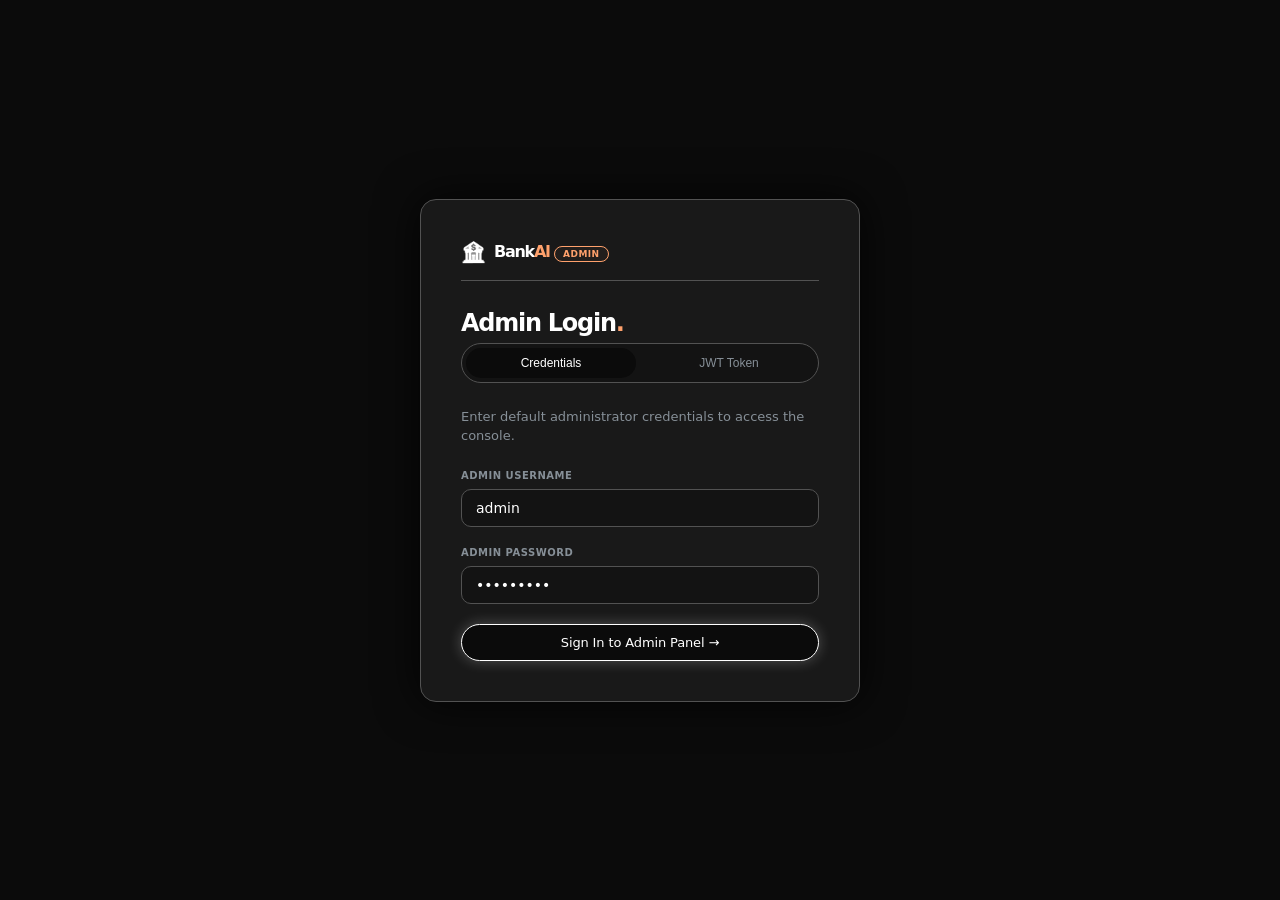
<file: admin.html>
<!DOCTYPE html>
<html lang="en">
<head>
  <meta charset="UTF-8" />
  <meta name="viewport" content="width=device-width, initial-scale=1.0" />
  <title>BankAI — Admin Panel</title>
  <meta name="description" content="BankAI Admin Panel — manage banks, forms, fields, and view submissions." />
  <meta name="robots" content="noindex, nofollow" />
  <link rel="preconnect" href="https://fonts.googleapis.com" />
  <link rel="preconnect" href="https://fonts.gstatic.com" crossorigin />
  <link href="https://fonts.googleapis.com/css2?family=Inter:wght@300;400;500;600;700;800&display=swap" rel="stylesheet" />
  <link rel="stylesheet" href="css/tokens.css" />
  <link rel="stylesheet" href="css/base.css" />
  <link rel="stylesheet" href="css/admin.css" />
</head>
<body>

<!-- Auth overlay -->
<div class="auth-overlay" id="authOverlay">
  <div class="auth-box">
    <div class="logo">
      <span class="logo-icon">🏦</span>
      <span class="logo-text">Bank<span class="logo-accent">AI</span> <span class="admin-badge">ADMIN</span></span>
    </div>
    <h1>Admin Login<span style="color:var(--color-fey-ember)">.</span></h1>
    
    <div class="auth-tabs" style="display:flex; gap:0.5rem; margin-bottom:1.5rem; background:var(--surface-elevated); padding:4px; border-radius:99px; border:1px solid var(--color-fey-smoke);">
      <button class="auth-tab-btn active" id="tabBtnCredentials" onclick="switchAuthTab('credentials')" style="flex:1; border:none; padding:8px 12px; border-radius:99px; font-size:12px; font-weight:var(--font-weight-medium); cursor:pointer; background:var(--surface-canvas); color:var(--color-fey-white); transition:var(--transition);">Credentials</button>
      <button class="auth-tab-btn" id="tabBtnToken" onclick="switchAuthTab('token')" style="flex:1; border:none; padding:8px 12px; border-radius:99px; font-size:12px; font-weight:var(--font-weight-medium); cursor:pointer; background:transparent; color:var(--color-fey-graphite); transition:var(--transition);">JWT Token</button>
    </div>

    <!-- Credentials Login Form -->
    <div id="authCredentialsForm">
      <p style="color:var(--color-fey-graphite); font-size:13px; margin-bottom:1.5rem;">Enter default administrator credentials to access the console.</p>
      <div class="form-group">
        <label class="form-label">Admin Username</label>
        <input type="text" id="usernameInput" class="form-input" placeholder="Enter admin username" style="width:100%; box-sizing:border-box;" value="admin" />
      </div>
      <div class="form-group">
        <label class="form-label">Admin Password</label>
        <input type="password" id="passwordInput" class="form-input" placeholder="Enter admin password" style="width:100%; box-sizing:border-box;" value="adminpass" />
      </div>
      <div class="auth-error" id="authError" style="margin-bottom:1rem; text-align:center;"></div>
      <button class="btn btn-accent" style="width:100%;" onclick="loginWithCredentials()">
        Sign In to Admin Panel →
      </button>
    </div>

    <!-- Token Login Form -->
    <div id="authTokenForm" style="display:none">
      <p style="color:var(--color-fey-graphite); font-size:13px; margin-bottom:1.5rem;">Paste an active admin JWT token to access the console.</p>
      <div class="form-group">
        <label class="form-label">Admin JWT Token</label>
        <textarea id="tokenInput" class="form-textarea" style="width:100%;min-height:100px;font-family:monospace;font-size:11px;box-sizing:border-box;" placeholder="eyJhbGciOiJIUzI1NiIsInR5cCI6IkpXVCJ9..."></textarea>
      </div>
      <div class="auth-error" id="authErrorToken" style="margin-bottom:1rem; text-align:center;"></div>
      <button class="btn btn-accent" style="width:100%;" onclick="submitToken()">
        Access Admin Panel →
      </button>
    </div>
  </div>
</div>


<!-- Main shell -->
<div class="ambient">
  <div class="orb orb-1"></div>
  <div class="orb orb-2"></div>
  <div class="orb orb-3"></div>
</div>

<div class="shell" id="appShell" style="display:none">
  <!-- Sidebar -->
  <aside class="sidebar">
    <div class="logo">
      <span class="logo-icon">🏦</span>
      <span class="logo-text">Bank<span class="logo-accent">AI</span></span>
      <span class="admin-badge">ADMIN</span>
    </div>

    <div class="nav-label">Navigation</div>
    <button class="nav-btn active" id="nav-banks" onclick="showTab('banks')">
      <span class="nav-icon">🏛️</span> Banks
    </button>
    <button class="nav-btn" id="nav-forms" onclick="showTab('forms')">
      <span class="nav-icon">📋</span> Forms
    </button>
    <button class="nav-btn" id="nav-submissions" onclick="showTab('submissions')">
      <span class="nav-icon">📊</span> Submissions
    </button>
    <button class="nav-btn" id="nav-audits" onclick="showTab('audits')">
      <span class="nav-icon">🔍</span> Audit Logs
    </button>

    <div class="sidebar-footer">
      <div class="admin-user-pill" id="adminUserPill">Admin ●</div>
      <button class="btn btn-secondary btn-sm" style="width:100%" onclick="logout()">🚪 Logout</button>
    </div>
  </aside>

  <!-- Mobile Sticky bottom nav dock -->
  <nav class="mobile-nav-dock" aria-label="Mobile navigation">
    <button class="mobile-nav-btn active" id="m-nav-banks" onclick="showTab('banks')">
      <span class="nav-icon">🏛️</span>
      <span>Banks</span>
    </button>
    <button class="mobile-nav-btn" id="m-nav-forms" onclick="showTab('forms')">
      <span class="nav-icon">📋</span>
      <span>Forms</span>
    </button>
    <button class="mobile-nav-btn" id="m-nav-submissions" onclick="showTab('submissions')">
      <span class="nav-icon">📊</span>
      <span>Submissions</span>
    </button>
    <button class="mobile-nav-btn" id="m-nav-audits" onclick="showTab('audits')">
      <span class="nav-icon">🔍</span>
      <span>Audits</span>
    </button>
  </nav>

  <!-- Main -->
  <main class="main">
    <div class="topbar">
      <div>
        <h1 id="pageTitle">Banks</h1>
        <div style="font-size:.85rem;color:var(--muted);margin-top:.2rem" id="pageSubtitle">Manage your banking infrastructure</div>
      </div>
      <div class="topbar-right">
        <div class="online-badge">System Online</div>
      </div>
    </div>

    <!-- ── BANKS TAB ── -->
    <div class="tab-pane active" id="tab-banks">
      <div class="card">
        <div class="card-header">
          <span class="card-title">All Banks</span>
          <button class="btn btn-primary btn-sm" onclick="openModal('bankModal')">+ Add Bank</button>
        </div>
        <div class="table-wrap">
          <table id="banksTable">
            <thead>
              <tr>
                <th>ID</th><th>Name</th><th>Code</th><th>Status</th><th>Actions</th>
              </tr>
            </thead>
            <tbody id="banksBody">
              <tr><td colspan="5"><div class="empty"><div class="spin"></div></div></td></tr>
            </tbody>
          </table>
        </div>
      </div>
    </div>

    <!-- ── FORMS TAB ── -->
    <div class="tab-pane" id="tab-forms">
      <div class="card">
        <div class="card-header">
          <div style="display:flex;align-items:center;gap:1rem;">
            <span class="card-title">Forms</span>
            <select class="form-select" id="bankFilter" onchange="loadForms()" style="font-size:.85rem;padding:.4rem .8rem;">
              <option value="">All Banks</option>
            </select>
          </div>
          <button class="btn btn-primary btn-sm" onclick="openCreateFormModal()">+ Add Form</button>
        </div>
        <div class="table-wrap">
          <table>
            <thead>
              <tr><th>ID</th><th>Bank</th><th>Name</th><th>Code</th><th>Status</th><th>Actions</th></tr>
            </thead>
            <tbody id="formsBody">
              <tr><td colspan="6"><div class="empty"><div class="spin"></div></div></td></tr>
            </tbody>
          </table>
        </div>
      </div>

      <!-- Selected form detail -->
      <div id="formDetailCard" style="display:none">
        <div class="card">
          <div class="card-header" style="border-bottom: 1px solid var(--border); padding-bottom: 1rem; margin-bottom: 1.5rem;">
            <div style="display:flex; align-items:center; gap:0.75rem;">
              <span class="card-title" style="font-size: 1.25rem;">📂 <span id="selectedFormName">—</span></span>
              <span class="badge badge-blue" id="selectedFormCode" style="font-family: monospace;"></span>
            </div>
            <div style="display:flex; gap:0.5rem;">
              <button class="btn btn-secondary btn-sm" onclick="openCreateSectionModal()">📁 Add Section</button>
              <button class="btn btn-primary btn-sm" onclick="openCreateFieldModal()">🔧 Add Field</button>
            </div>
          </div>

          <div class="visual-form-builder" id="visualFormBuilder">
            <!-- Dynamically populated visual sections and fields -->
          </div>
        </div>
      </div>
    </div>

    <!-- ── SUBMISSIONS TAB ── -->
    <div class="tab-pane" id="tab-submissions">
      <div class="card">
        <div class="card-header">
          <span class="card-title">All Submissions</span>
          <div style="display:flex;align-items:center;gap:.75rem;">
            <span class="card-count" id="submissionCount">—</span>
            <button class="btn btn-secondary btn-sm" onclick="loadSubmissions()">↻ Refresh</button>
          </div>
        </div>
        <div class="table-wrap">
          <table>
            <thead><tr><th>ID</th><th>User</th><th>Bank</th><th>Form</th><th>Status</th><th>State</th><th>Created</th><th>Detail</th></tr></thead>
            <tbody id="submissionsBody">
              <tr><td colspan="8"><div class="empty"><div class="spin"></div></div></td></tr>
            </tbody>
          </table>
        </div>
        <div style="display:flex;gap:.5rem;margin-top:1rem;align-items:center;" id="paginationBar">
          <button class="btn btn-secondary btn-sm" id="prevBtn" onclick="prevPage()">← Prev</button>
          <span id="pageInfo" style="font-size:.85rem;color:var(--muted)"></span>
          <button class="btn btn-secondary btn-sm" id="nextBtn" onclick="nextPage()">Next →</button>
        </div>
      </div>

      <!-- Submission detail -->
      <div class="card" id="submissionDetailCard" style="display:none">
        <div class="card-header">
          <span class="card-title">Submission Detail</span>
          <button class="btn btn-secondary btn-sm" onclick="closeSubmissionDetail()">✕ Close</button>
        </div>
        <div id="submissionDetailBody"></div>
      </div>
    </div>

    <!-- ── AUDIT LOGS TAB ── -->
    <div class="tab-pane" id="tab-audits">

      <!-- Stats cards -->
      <div id="auditStatsRow" style="display:grid;grid-template-columns:repeat(auto-fit,minmax(160px,1fr));gap:1rem;margin-bottom:1.5rem;"></div>

      <div class="card">
        <div class="card-header">
          <span class="card-title">Audit Log</span>
          <div style="display:flex;align-items:center;gap:.6rem;flex-wrap:wrap;">
            <!-- Entity filter -->
            <select class="form-select" id="auditEntityFilter" onchange="loadAudits()" style="font-size:.82rem;padding:.35rem .7rem;">
              <option value="">All Types</option>
              <option value="bank">Banks</option>
              <option value="form">Forms</option>
              <option value="section">Sections</option>
              <option value="field">Fields</option>
            </select>
            <!-- Action filter -->
            <select class="form-select" id="auditActionFilter" onchange="loadAudits()" style="font-size:.82rem;padding:.35rem .7rem;">
              <option value="">All Actions</option>
              <option value="create">Create</option>
              <option value="update">Update</option>
              <option value="toggle">Toggle</option>
              <option value="delete">Delete</option>
            </select>
            <button class="btn btn-secondary btn-sm" onclick="loadAudits()">↻ Refresh</button>
          </div>
        </div>
        <div class="table-wrap">
          <table>
            <thead>
              <tr>
                <th>Time</th>
                <th>Actor</th>
                <th>Action</th>
                <th>Type</th>
                <th>Entity</th>
                <th>Details</th>
              </tr>
            </thead>
            <tbody id="auditsBody">
              <tr><td colspan="6"><div class="empty"><div class="spin"></div></div></td></tr>
            </tbody>
          </table>
        </div>
        <!-- Pagination -->
        <div style="display:flex;gap:.5rem;margin-top:1rem;align-items:center;">
          <button class="btn btn-secondary btn-sm" id="auditPrevBtn" onclick="auditPrevPage()">← Prev</button>
          <span id="auditPageInfo" style="font-size:.85rem;color:var(--muted)"></span>
          <button class="btn btn-secondary btn-sm" id="auditNextBtn" onclick="auditNextPage()">Next →</button>
        </div>
      </div>
    </div>

  </main>
</div>

<!-- ── Modals ── -->

<!-- Add Bank Modal -->
<div class="modal-overlay" id="bankModal">
  <div class="modal">
    <div class="modal-top">
      <h2>🏛️ Add Bank</h2>
      <button class="modal-close" onclick="closeModal('bankModal')">✕</button>
    </div>
    <div class="form-group">
      <label>Bank Name</label>
      <input type="text" class="form-input" id="bankName" placeholder="e.g. HDFC Bank" />
    </div>
    <div class="form-group">
      <label>Bank Code <span style="color:var(--muted);font-weight:400">(unique, uppercase)</span></label>
      <input type="text" class="form-input" id="bankCode" placeholder="e.g. HDFC" style="font-family:monospace;text-transform:uppercase" />
    </div>
    <div class="modal-actions">
      <button class="btn btn-secondary" onclick="closeModal('bankModal')">Cancel</button>
      <button class="btn btn-primary" onclick="createBank()">Create Bank</button>
    </div>
  </div>
</div>

<!-- Edit Bank Modal -->
<div class="modal-overlay" id="bankEditModal">
  <div class="modal">
    <div class="modal-top">
      <h2>✏️ Edit Bank</h2>
      <button class="modal-close" onclick="closeModal('bankEditModal')">✕</button>
    </div>
    <div class="form-group">
      <label>Bank Name</label>
      <input type="text" class="form-input" id="editBankName" placeholder="e.g. HDFC Bank" />
    </div>
    <div class="form-group">
      <label>
        <input type="checkbox" id="editBankActive" style="margin-right:.4rem" />
        Active (visible to users)
      </label>
    </div>
    <div class="modal-actions" style="display:flex; justify-content:flex-end; align-items:center;">
      <button class="btn btn-danger btn-sm" style="margin-right:auto; background:transparent; border:1px solid var(--accent-danger); color:var(--accent-danger);" onclick="deleteBank()">🗑️ Delete Bank</button>
      <button class="btn btn-secondary" onclick="closeModal('bankEditModal')">Cancel</button>
      <button class="btn btn-primary" onclick="saveBankEdit()">Save Changes</button>
    </div>
  </div>
</div>


<!-- Add/Edit Form Modal -->
<div class="modal-overlay" id="formModal">
  <div class="modal">
    <div class="modal-top">
      <h2 id="formModalTitle">📋 Add Form</h2>
      <button class="modal-close" onclick="closeModal('formModal')">✕</button>
    </div>
    <div class="form-group">
      <label>Bank</label>
      <select class="form-select" id="formBankId" style="width:100%"></select>
    </div>
    <div class="form-row">
      <div class="form-group" style="margin-bottom:0">
        <label>Form Name</label>
        <input type="text" class="form-input" id="formName" placeholder="e.g. Savings Account" />
      </div>
      <div class="form-group" style="margin-bottom:0">
        <label>Form Code</label>
        <input type="text" class="form-input" id="formCode" placeholder="e.g. savings_account" style="font-family:monospace" />
      </div>
    </div>
    <div class="form-group" style="margin-top:.75rem">
      <label>Description <span style="color:var(--muted);font-weight:400">(optional)</span></label>
      <textarea class="form-textarea" id="formDesc" placeholder="Short description of this form"></textarea>
    </div>
    <div class="form-group" id="formActiveGroup" style="display:none">
      <label>
        <input type="checkbox" id="formIsActive" checked style="margin-right:.4rem" />
        Active (visible to users)
      </label>
    </div>
    <div class="modal-actions" style="display:flex; justify-content:flex-end; align-items:center;">
      <button class="btn btn-danger btn-sm" id="formDeleteBtn" style="margin-right:auto; display:none; background:transparent; border:1px solid var(--accent-danger); color:var(--accent-danger);" onclick="deleteForm()">🗑️ Delete Form</button>
      <button class="btn btn-secondary" onclick="closeModal('formModal')">Cancel</button>
      <button class="btn btn-primary" id="formModalSubmit" onclick="submitFormModal()">Create Form</button>
    </div>
  </div>
</div>

<!-- Add/Edit Section Modal -->
<div class="modal-overlay" id="sectionModal">
  <div class="modal">
    <div class="modal-top">
      <h2 id="sectionModalTitle">📁 Add Section</h2>
      <button class="modal-close" onclick="closeModal('sectionModal')">✕</button>
    </div>
    <div class="form-group">
      <label>Section Name</label>
      <input type="text" class="form-input" id="sectionName" style="width:100%" placeholder="e.g. Personal Information" />
    </div>
    <div class="form-group">
      <label>Order Index</label>
      <input type="number" class="form-input" id="sectionOrder" style="width:100%" value="0" min="0" />
    </div>
    <div class="modal-actions" style="display:flex; justify-content:flex-end; align-items:center;">
      <button class="btn btn-danger btn-sm" id="sectionDeleteBtn" style="margin-right:auto; display:none; background:transparent; border:1px solid var(--accent-danger); color:var(--accent-danger);" onclick="deleteSectionConfirm()">🗑️ Delete Section</button>
      <button class="btn btn-secondary" onclick="closeModal('sectionModal')">Cancel</button>
      <button class="btn btn-primary" id="sectionModalSubmit" onclick="submitSectionModal()">Add Section</button>
    </div>
  </div>
</div>

<!-- Add/Edit Field Modal -->
<div class="modal-overlay" id="fieldModal">
  <div class="modal" style="max-width:560px">
    <div class="modal-top">
      <h2 id="fieldModalTitle">🔧 Add Field</h2>
      <button class="modal-close" onclick="closeModal('fieldModal')">✕</button>
    </div>
    <div class="form-row">
      <div class="form-group" style="margin-bottom:0">
        <label>Field Key <span style="color:var(--muted);font-weight:400">(snake_case)</span></label>
        <input type="text" class="form-input" id="fieldKey" placeholder="e.g. full_name" style="font-family:monospace" />
      </div>
      <div class="form-group" style="margin-bottom:0">
        <label>Label (shown to user)</label>
        <input type="text" class="form-input" id="fieldLabel" placeholder="e.g. Full Name" />
      </div>
    </div>
    <div class="form-group" style="margin-top:.75rem">
      <label>Field Type</label>
      <div class="field-type-grid" id="fieldTypeGrid">
        <div class="type-chip sel" data-type="text" onclick="selectFieldType('text')">📝 text</div>
        <div class="type-chip" data-type="number" onclick="selectFieldType('number')">🔢 number</div>
        <div class="type-chip" data-type="date" onclick="selectFieldType('date')">📅 date</div>
        <div class="type-chip" data-type="select" onclick="selectFieldType('select')">▼ select</div>
        <div class="type-chip" data-type="radio" onclick="selectFieldType('radio')">🔘 radio</div>
        <div class="type-chip" data-type="checkbox" onclick="selectFieldType('checkbox')">☑ checkbox</div>
      </div>
    </div>
    <div class="form-row" style="margin-top:.75rem">
      <div class="form-group" style="margin-bottom:0">
        <label>Section</label>
        <select class="form-select" id="fieldSection" style="width:100%">
          <option value="">— No section —</option>
        </select>
      </div>
      <div class="form-group" style="margin-bottom:0">
        <label>Order Index</label>
        <input type="number" class="form-input" id="fieldOrder" value="0" min="0" />
      </div>
    </div>
    <div class="form-group" style="margin-top:.75rem">
      <label>
        <input type="checkbox" id="fieldRequired" checked style="margin-right:.4rem" />
        Required field
      </label>
    </div>
    <div class="form-group" id="fieldActiveGroup" style="display:none">
      <label>
        <input type="checkbox" id="fieldIsActive" checked style="margin-right:.4rem" />
        Active
      </label>
    </div>
    <div class="form-group">
      <label>Options JSON <span style="color:var(--muted);font-weight:400">(for select/radio/checkbox)</span></label>
      <textarea class="form-textarea" id="fieldOptions" placeholder='[{"value":"opt1","label":"Option 1"}]' style="font-family:monospace;font-size:.8rem;min-height:70px"></textarea>
    </div>
    <div class="form-group">
      <label>Validation Rule JSON <span style="color:var(--muted);font-weight:400">(optional)</span></label>
      <textarea class="form-textarea" id="fieldValidation" placeholder='{"min_length":2, "pattern":"^\\d{10}$"}' style="font-family:monospace;font-size:.8rem;min-height:60px"></textarea>
    </div>
    <div class="modal-actions" style="display:flex; justify-content:flex-end; align-items:center;">
      <button class="btn btn-danger btn-sm" id="fieldDeleteBtn" style="margin-right:auto; display:none; background:transparent; border:1px solid var(--accent-danger); color:var(--accent-danger);" onclick="deleteFieldConfirm()">🗑️ Delete Field</button>
      <button class="btn btn-secondary" onclick="closeModal('fieldModal')">Cancel</button>
      <button class="btn btn-primary" id="fieldModalSubmit" onclick="submitFieldModal()">Add Field</button>
    </div>
  </div>
</div>

<script src="js/toast.js"></script>
<script src="js/api.js"></script>
<script src="js/admin.js"></script>
</body>
</html>
</file>
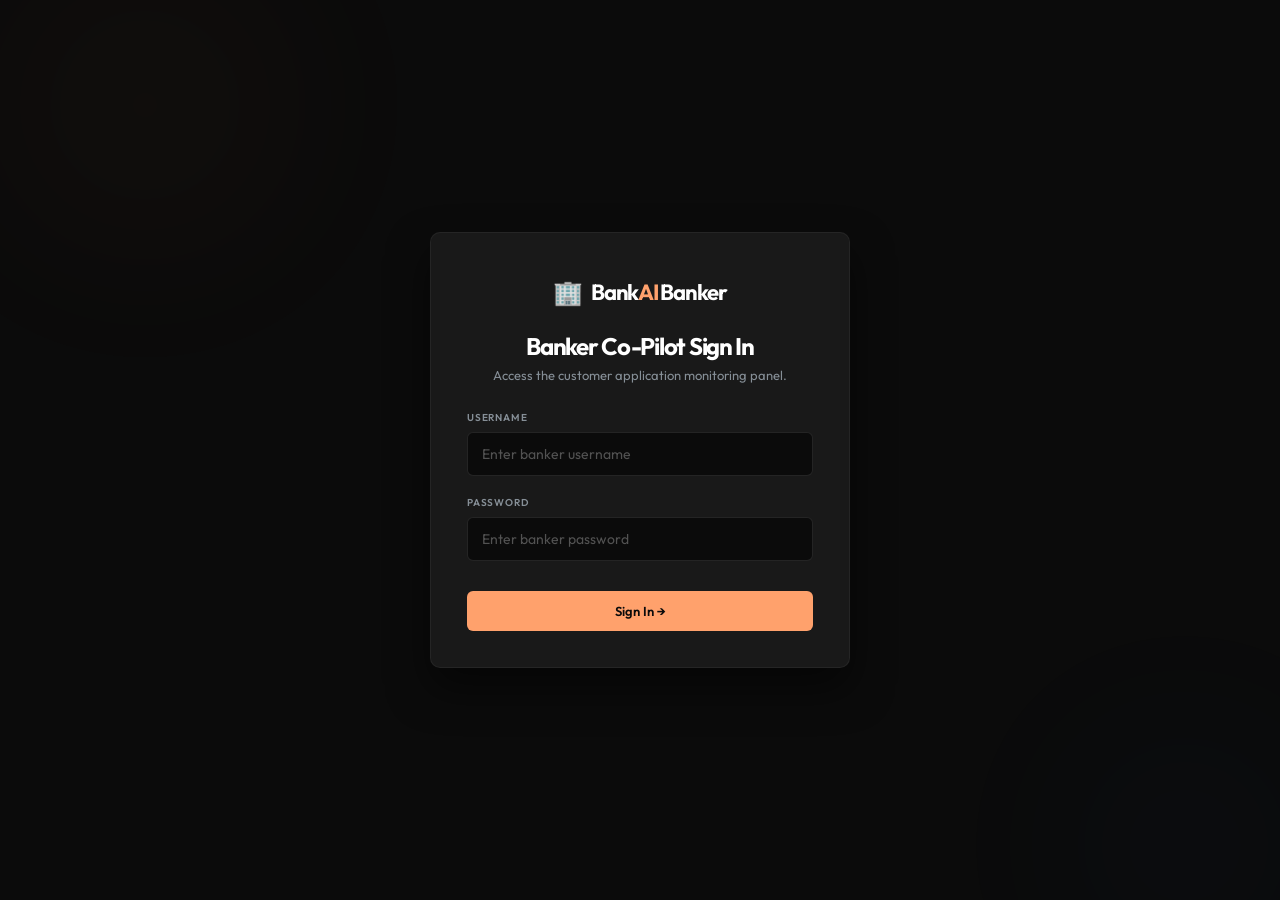
<file: admin_login.html>
<!DOCTYPE html>
<html lang="en">

<head>
  <meta charset="UTF-8" />
  <meta name="viewport" content="width=device-width, initial-scale=1.0" />
  <title>Banker Sign In — BankAI</title>
  <link rel="preconnect" href="https://fonts.googleapis.com" />
  <link rel="preconnect" href="https://fonts.gstatic.com" crossorigin>
  <link href="https://fonts.googleapis.com/css2?family=Outfit:wght@300;400;500;600;700&display=swap" rel="stylesheet">
  <link rel="stylesheet" href="css/tokens.css" />
  <link rel="stylesheet" href="css/base.css" />

  <style>
    body {
      min-height: 100vh;
      display: flex;
      align-items: center;
      justify-content: center;
      background: var(--color-fey-ink);
      color: var(--color-fey-mist);
      font-family: 'Outfit', var(--font-calibre), sans-serif;
      padding: 1.5rem;
      margin: 0;
    }

    /* Ambient background Orbs */
    .ambient-bg {
      position: fixed;
      inset: 0;
      pointer-events: none;
      z-index: 0;
      overflow: hidden;
    }

    .orb {
      position: absolute;
      border-radius: 50%;
      filter: blur(100px);
      opacity: 0.05;
      animation: orbFloat 10s ease-in-out infinite alternate;
    }

    .orb-1 {
      width: 450px;
      height: 450px;
      background: radial-gradient(circle, var(--color-fey-ember) 0%, transparent 70%);
      top: -120px;
      left: -80px;
    }

    .orb-2 {
      width: 350px;
      height: 350px;
      background: radial-gradient(circle, var(--color-fey-signal) 0%, transparent 70%);
      bottom: -120px;
      right: -80px;
      animation-delay: -4s;
    }

    @keyframes orbFloat {
      0% {
        transform: translate(0, 0) scale(1);
      }
      100% {
        transform: translate(30px, -20px) scale(1.08);
      }
    }

    /* Login Card container */
    .login-card {
      position: relative;
      z-index: 1;
      background: var(--color-fey-charcoal);
      border: 1px solid rgba(255, 255, 255, 0.05);
      border-radius: var(--radius-lg);
      padding: 44px 36px 36px;
      width: 100%;
      max-width: 420px;
      box-shadow: 0 20px 40px rgba(0, 0, 0, 0.5);
      animation: cardIn 0.4s cubic-bezier(0.16, 1, 0.3, 1) both;
    }

    @keyframes cardIn {
      from {
        opacity: 0;
        transform: translateY(16px) scale(0.98);
      }
      to {
        opacity: 1;
        transform: translateY(0) scale(1);
      }
    }

    .logo {
      display: flex;
      align-items: center;
      gap: 8px;
      margin-bottom: 24px;
      justify-content: center;
    }

    .logo-icon {
      font-size: 24px;
    }

    .logo-text {
      font-size: 22px;
      font-weight: 700;
      color: var(--color-fey-white);
      letter-spacing: var(--tracking-heading);
    }

    .logo-accent {
      color: var(--color-fey-ember);
    }

    .login-title {
      font-size: var(--text-heading);
      font-weight: 700;
      color: var(--color-fey-white);
      text-align: center;
      margin-bottom: 6px;
      letter-spacing: var(--tracking-heading);
    }

    .login-sub {
      text-align: center;
      color: var(--color-fey-graphite);
      font-size: 13px;
      margin-bottom: 28px;
    }

    /* Inputs */
    .field-group {
      margin-bottom: 20px;
    }

    .field-label {
      display: block;
      font-size: 10px;
      font-weight: 600;
      color: var(--color-fey-graphite);
      text-transform: uppercase;
      letter-spacing: 0.08em;
      margin-bottom: 8px;
    }

    .field-input {
      width: 100%;
      background: var(--color-fey-ink);
      border: 1px solid rgba(255, 255, 255, 0.1);
      border-radius: var(--radius-md);
      padding: 12px 14px;
      color: var(--color-fey-white);
      font-size: var(--text-body);
      font-family: inherit;
      box-sizing: border-box;
      outline: none;
      transition: border-color 0.2s ease;
    }

    .field-input:focus {
      border-color: var(--color-fey-ember);
    }

    .btn-login {
      width: 100%;
      padding: 12px;
      background: var(--color-fey-ember);
      color: var(--color-fey-ink);
      border: none;
      border-radius: var(--radius-md);
      font-size: 13px;
      font-weight: 600;
      font-family: inherit;
      cursor: pointer;
      transition: opacity 0.2s ease;
      margin-top: 10px;
    }

    .btn-login:hover {
      opacity: 0.9;
    }

    /* Banners */
    .error-banner {
      background: rgba(226, 92, 92, 0.08);
      border: 1px solid var(--accent-danger);
      border-radius: var(--radius-md);
      padding: 10px 14px;
      color: var(--accent-danger);
      font-size: 13px;
      margin-bottom: 20px;
      display: none;
      text-align: center;
    }

    .error-banner.show {
      display: block;
    }
  </style>
</head>

<body>
  <div class="ambient-bg">
    <div class="orb orb-1"></div>
    <div class="orb orb-2"></div>
  </div>

  <div class="login-card" role="main">
    <!-- Logo -->
    <div class="logo">
      <span class="logo-icon">🏢</span>
      <span class="logo-text">Bank<span class="logo-accent">AI</span> Banker</span>
    </div>

    <h1 class="login-title">Banker Co-Pilot Sign In</h1>
    <p class="login-sub">Access the customer application monitoring panel.</p>

    <!-- Error Banner -->
    <div class="error-banner" id="errorBanner" role="alert"></div>

    <div class="field-group">
      <label class="field-label" for="usernameInput">Username</label>
      <input type="text" class="field-input" id="usernameInput" placeholder="Enter banker username" autocomplete="username" />
    </div>

    <div class="field-group">
      <label class="field-label" for="passwordInput">Password</label>
      <input type="password" class="field-input" id="passwordInput" placeholder="Enter banker password" autocomplete="current-password" />
    </div>

    <button class="btn-login" id="btnLogin" onclick="loginBanker()">
      Sign In →
    </button>
  </div>

  <script src="js/toast.js"></script>
  <script>
    async function loginBanker() {
      const errorBanner = document.getElementById('errorBanner');
      const userVal = document.getElementById('usernameInput').value.trim();
      const passVal = document.getElementById('passwordInput').value;

      errorBanner.classList.remove('show');

      if (!userVal || !passVal) {
        errorBanner.textContent = 'Please enter both username and password.';
        errorBanner.classList.add('show');
        return;
      }

      try {
        const res = await fetch('/api/v1/auth/admin/login', {
          method: 'POST',
          headers: {
            'Content-Type': 'application/json'
          },
          body: JSON.stringify({ username: userVal, password: passVal })
        });

        if (!res.ok) {
          const err = await res.json().catch(() => ({}));
          errorBanner.textContent = err.detail || 'Invalid username or password.';
          errorBanner.classList.add('show');
          return;
        }

        const data = await res.json();
        sessionStorage.setItem('adminToken', data.access_token);
        // Also set bankai_token for default API calls
        sessionStorage.setItem('bankai_token', data.access_token);

        window.location.href = '/banker.html';
      } catch (err) {
        console.error(err);
        errorBanner.textContent = 'Failed to connect to auth service.';
        errorBanner.classList.add('show');
      }
    }

    // Handle Enter keypress
    document.addEventListener('keydown', (e) => {
      if (e.key === 'Enter') {
        loginBanker();
      }
    });
  </script>
</body>

</html>
</file>
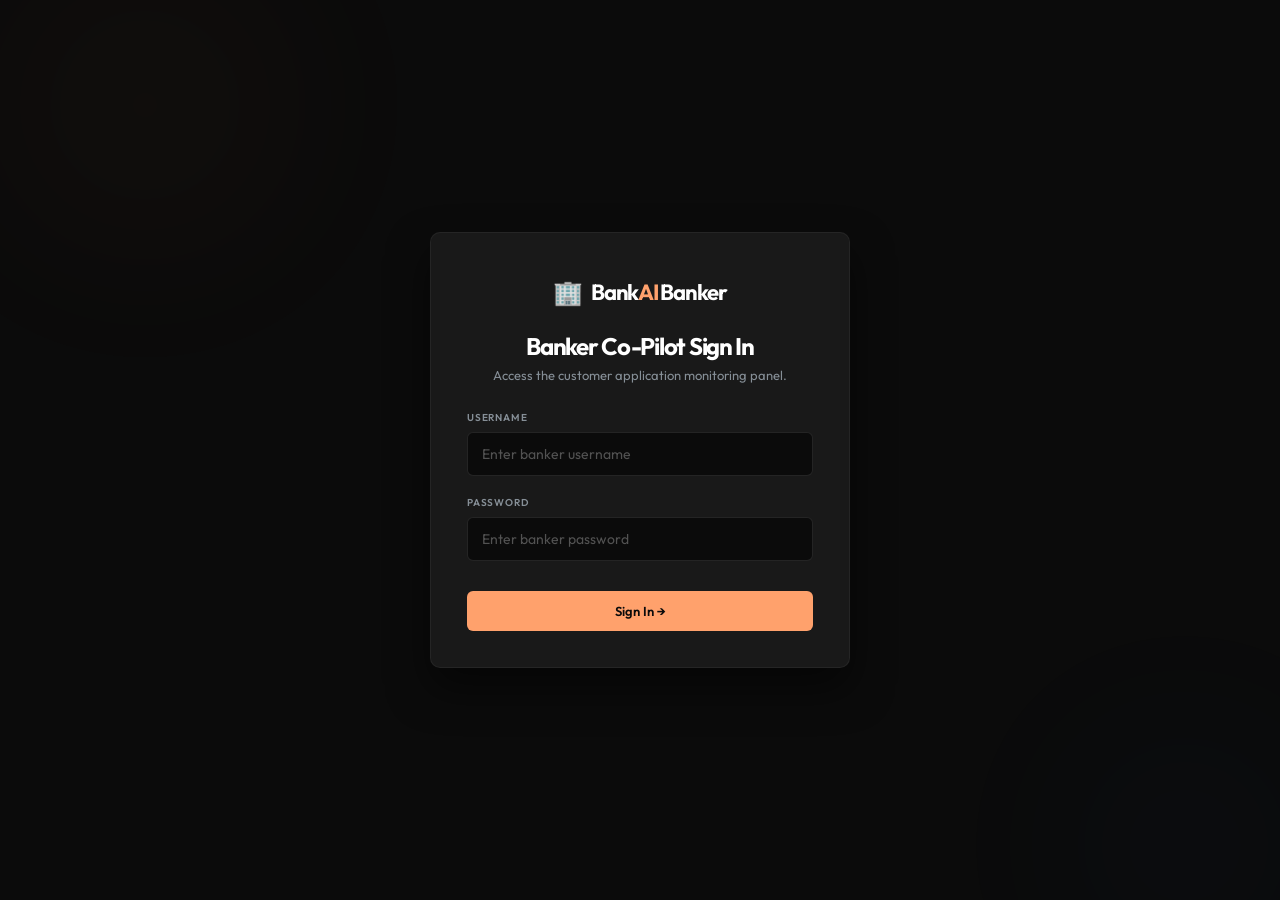
<file: banker.html>
<!DOCTYPE html>
<html lang="en">

<head>
    <meta charset="UTF-8">
    <meta name="viewport" content="width=device-width, initial-scale=1.0">
    <title>Banker Co-Pilot Dashboard — BankAI</title>
    <!-- Fonts -->
    <link rel="preconnect" href="https://fonts.googleapis.com">
    <link rel="preconnect" href="https://fonts.gstatic.com" crossorigin>
    <link href="https://fonts.googleapis.com/css2?family=Outfit:wght@300;400;500;600;700&display=swap" rel="stylesheet">
    <!-- Stylesheets -->
    <link rel="stylesheet" href="css/tokens.css">
    <link rel="stylesheet" href="css/base.css">
    <style>
        body {
            background-color: var(--color-fey-ink);
            color: var(--color-fey-mist);
            font-family: 'Outfit', var(--font-calibre), sans-serif;
            margin: 0;
            padding: 0;
            min-height: 100vh;
        }

        .banker-container {
            max-width: 1400px;
            margin: 0 auto;
            padding: 2rem;
        }

        /* Header block */
        .banker-header {
            display: flex;
            justify-content: space-between;
            align-items: center;
            border-bottom: 1px solid var(--color-fey-charcoal);
            padding-bottom: 1.5rem;
            margin-bottom: 2rem;
        }

        .banker-title-area h1 {
            font-size: var(--text-heading-lg);
            font-weight: 700;
            margin: 0;
            color: var(--color-fey-white);
            letter-spacing: var(--tracking-heading-lg);
        }

        .banker-title-area h1 span {
            background: var(--gradient-fey-ember);
            -webkit-background-clip: text;
            -webkit-text-fill-color: transparent;
        }

        .banker-title-area p {
            margin: 0.25rem 0 0;
            color: var(--color-fey-graphite);
            font-size: var(--text-body);
        }

        .banker-controls {
            display: flex;
            gap: 1rem;
            align-items: center;
        }

        .btn-refresh {
            background: rgba(255, 161, 108, 0.1);
            color: var(--color-fey-ember);
            border: 1px solid rgba(255, 161, 108, 0.2);
            padding: 0.5rem 1rem;
            border-radius: var(--radius-md);
            cursor: pointer;
            font-weight: 500;
            transition: all 0.2s ease;
            display: flex;
            align-items: center;
            gap: 8px;
        }

        .btn-refresh:hover {
            background: rgba(255, 161, 108, 0.2);
            border-color: var(--color-fey-ember);
        }

        /* Monitor Grid */
        .monitor-grid {
            display: grid;
            grid-template-columns: repeat(auto-fill, minmax(420px, 1fr));
            gap: 1.5rem;
        }

        .monitor-card {
            background: var(--color-fey-charcoal);
            border: 1px solid rgba(255, 255, 255, 0.05);
            border-radius: var(--radius-lg);
            padding: 1.5rem;
            display: flex;
            flex-direction: column;
            gap: 1rem;
            transition: transform 0.2s ease, border-color 0.2s ease;
            position: relative;
        }

        .monitor-card:hover {
            border-color: rgba(255, 161, 108, 0.3);
            transform: translateY(-2px);
        }

        .card-header {
            display: flex;
            justify-content: space-between;
            align-items: flex-start;
        }

        .customer-meta {
            display: flex;
            flex-direction: column;
        }

        .customer-id {
            font-size: 13px;
            color: var(--color-fey-graphite);
            font-family: monospace;
        }

        .form-name-badge {
            font-size: var(--text-heading-sm);
            font-weight: 600;
            color: var(--color-fey-white);
            margin-top: 0.25rem;
        }

        .state-badge {
            font-size: 11px;
            padding: 2px 8px;
            border-radius: 20px;
            font-weight: 600;
            text-transform: uppercase;
        }

        .state-badge.filling_form {
            background: rgba(71, 159, 250, 0.15);
            color: var(--color-fey-signal);
            border: 1px solid rgba(71, 159, 250, 0.3);
        }

        .state-badge.review {
            background: rgba(255, 161, 108, 0.15);
            color: var(--color-fey-ember);
            border: 1px solid rgba(255, 161, 108, 0.3);
        }

        .state-badge.signature {
            background: rgba(214, 254, 81, 0.15);
            color: var(--color-fey-volt);
            border: 1px solid rgba(214, 254, 81, 0.3);
        }

        /* Progress line */
        .progress-bar-container {
            display: flex;
            flex-direction: column;
            gap: 4px;
        }

        .progress-meta {
            display: flex;
            justify-content: space-between;
            font-size: 12px;
            color: var(--color-fey-graphite);
        }

        .progress-bar-bg {
            background: rgba(255, 255, 255, 0.1);
            height: 6px;
            border-radius: 4px;
            overflow: hidden;
        }

        .progress-bar-fill {
            background: var(--color-fey-volt);
            height: 100%;
            width: 0%;
            transition: width 0.3s ease;
        }

        /* Answers box */
        .answers-title {
            font-size: 13px;
            font-weight: 600;
            text-transform: uppercase;
            letter-spacing: 0.5px;
            color: var(--color-fey-ember);
            border-bottom: 1px solid rgba(255, 255, 255, 0.05);
            padding-bottom: 0.5rem;
            margin-top: 0.5rem;
        }

        .answers-list {
            display: flex;
            flex-direction: column;
            gap: 8px;
            max-height: 200px;
            overflow-y: auto;
            padding-right: 4px;
        }

        .answer-row {
            display: flex;
            justify-content: space-between;
            align-items: center;
            background: rgba(255, 255, 255, 0.02);
            padding: 6px 10px;
            border-radius: var(--radius-md);
            font-size: 13px;
        }

        .field-label {
            color: var(--color-fey-graphite);
            font-weight: 500;
        }

        .field-value {
            color: var(--color-fey-white);
            font-family: monospace;
        }

        /* Override controls */
        .override-controls {
            display: flex;
            flex-direction: column;
            gap: 8px;
            border-top: 1px solid rgba(255, 255, 255, 0.05);
            padding-top: 1rem;
            margin-top: auto;
        }

        .override-title {
            font-size: 13px;
            font-weight: 600;
            color: var(--color-fey-white);
        }

        .override-form {
            display: flex;
            gap: 8px;
        }

        .override-input {
            flex: 1;
            background: var(--color-fey-obsidian);
            border: 1px solid rgba(255, 255, 255, 0.1);
            color: var(--color-fey-white);
            border-radius: var(--radius-md);
            padding: 0.4rem 0.75rem;
            font-size: 13px;
        }

        .override-input:focus {
            outline: none;
            border-color: var(--color-fey-ember);
        }

        .override-select {
            background: var(--color-fey-obsidian);
            border: 1px solid rgba(255, 255, 255, 0.1);
            color: var(--color-fey-white);
            border-radius: var(--radius-md);
            padding: 0.4rem 0.5rem;
            font-size: 13px;
        }

        .btn-override {
            background: var(--color-fey-ember);
            color: var(--color-fey-ink);
            border: none;
            font-weight: 600;
            border-radius: var(--radius-md);
            padding: 0.4rem 1rem;
            cursor: pointer;
            font-size: 13px;
            transition: opacity 0.2s;
        }

        .btn-override:hover {
            opacity: 0.9;
        }

        /* Empty state */
        .empty-state {
            grid-column: 1 / -1;
            text-align: center;
            padding: 4rem 2rem;
            background: var(--color-fey-charcoal);
            border: 1px dashed rgba(255, 255, 255, 0.1);
            border-radius: var(--radius-lg);
        }

        .empty-state h3 {
            font-size: 18px;
            color: var(--color-fey-white);
            margin: 0 0 0.5rem;
        }

        .empty-state p {
            color: var(--color-fey-graphite);
            margin: 0;
        }
    </style>
</head>

<body>
    <!-- Top A11y Toolbar (consistent look) -->
    <div class="a11y-toolbar" role="toolbar" aria-label="Accessibility settings">
        <div class="a11y-left">
            <button class="a11y-btn" id="easyModeToggle" aria-pressed="false">♿ Accessibility Mode: OFF</button>
            <div class="a11y-dropdown">
                <button class="a11y-dropdown-trigger" id="langTrigger">🌐 English</button>
                <div class="a11y-dropdown-menu" id="langMenu" role="menu">
                    <button role="menuitem" data-lang="en-IN">English</button>
                    <button role="menuitem" data-lang="hi-IN">Hindi (हिन्दी)</button>
                    <button role="menuitem" data-lang="kn-IN">Kannada (ಕನ್ನಡ)</button>
                    <button role="menuitem" data-lang="te-IN">Telugu (తెలుగు)</button>
                    <button role="menuitem" data-lang="ta-IN">Tamil (தமிழ்)</button>
                </div>
            </div>
        </div>
        <div style="font-size: 12px; color: var(--color-fey-ember); font-weight: 500;">
            Banker Portal
        </div>
    </div>

    <div class="banker-container">
        <div class="banker-header">
            <div class="banker-title-area">
                <h1>Banker Co-Pilot <span>Dashboard</span></h1>
                <p>Monitor active customer applications and provide real-time override corrections.</p>
            </div>
            <div class="banker-controls">
                <button class="btn-refresh" id="refreshBtn">🔄 Refresh Now</button>
            </div>
        </div>

        <main class="monitor-grid" id="monitorGrid">
            <!-- Cards will be populated dynamically -->
            <div class="empty-state">
                <h3>Loading active submissions...</h3>
                <p>Fetching real-time data from Firestore.</p>
            </div>
        </main>
    </div>

    <!-- Scripts -->
    <script src="js/toast.js"></script>
    <script src="js/api.js"></script>
    <script src="js/banker.js"></script>
</body>

</html>
</file>
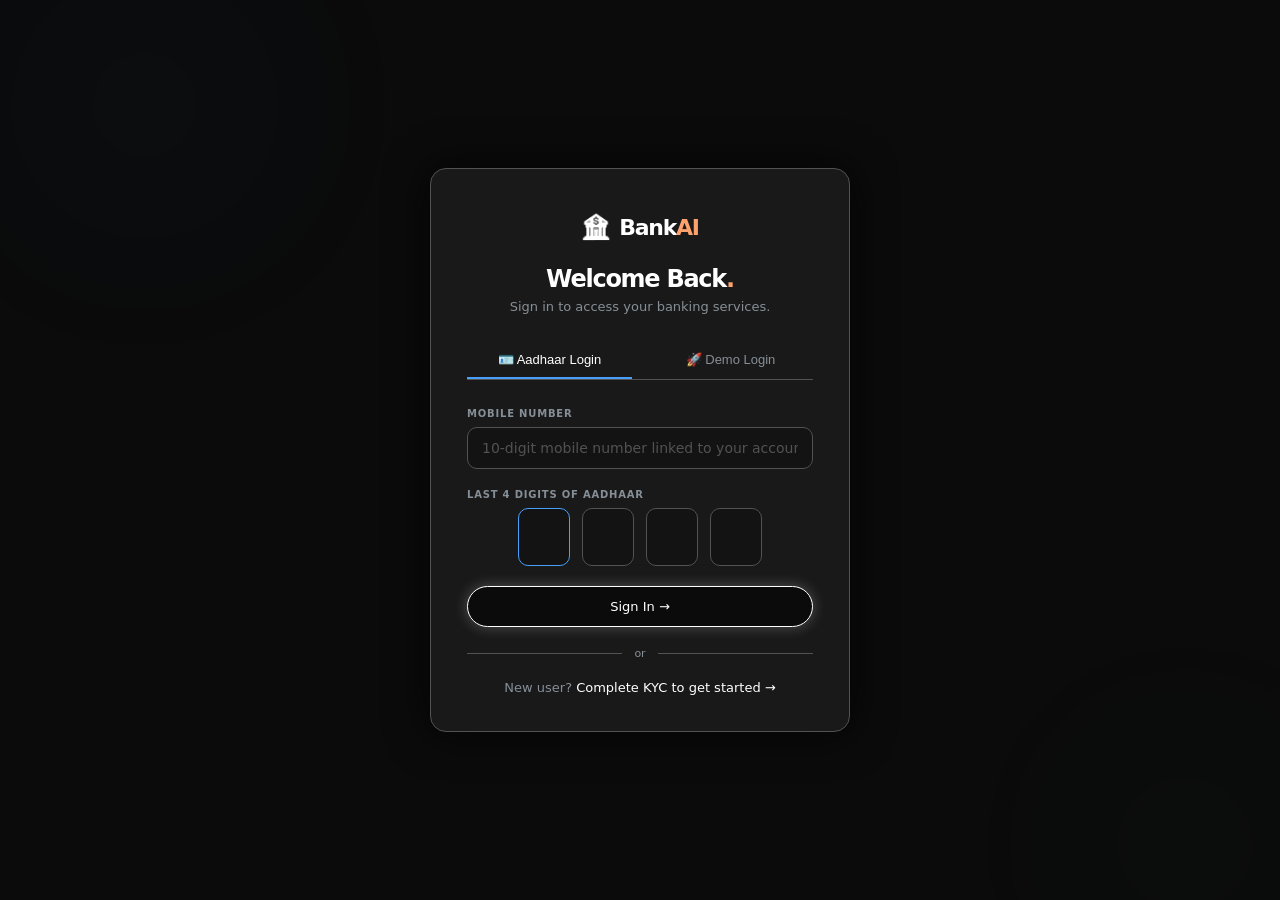
<file: dashboard.html>
<!DOCTYPE html>
<html lang="en">

<head>
    <meta charset="UTF-8" />
    <meta name="viewport" content="width=device-width, initial-scale=1.0" />
    <title>BankAI — Dashboard</title>
    <meta name="description" content="Your BankAI dashboard — manage banking services with AI voice assistance." />
    <link rel="preconnect" href="https://fonts.googleapis.com" />
    <link rel="preconnect" href="https://fonts.gstatic.com" crossorigin />
    <link href="https://fonts.googleapis.com/css2?family=Inter:wght@300;400;500;600;700;800&display=swap" rel="stylesheet" />
    
    <!-- Externalized styles -->
    <link rel="stylesheet" href="css/tokens.css" />
    <link rel="stylesheet" href="css/base.css" />
    <link rel="stylesheet" href="css/dashboard.css" />
</head>

<body>
    <!-- Ambient background -->
    <div class="ambient-bg">
        <div class="orb orb-1"></div>
        <div class="orb orb-2"></div>
        <div class="orb orb-3"></div>
    </div>

    <div class="dashboard">

        <!-- Top Nav -->
        <nav class="topnav" aria-label="Main navigation">
            <div class="logo">
                <span class="logo-icon" aria-hidden="true">🏦</span>
                <span class="logo-text">Bank<span class="logo-accent">AI</span></span>
            </div>
            <div style="display: flex; gap: 0.75rem; align-items: center;">
                <!-- Accessibility & Language Bar -->
                <div class="a11y-bar" style="margin-bottom: 0;">
                  <select id="langSelect" class="a11y-select" aria-label="Select Language">
                    <option value="en-IN">English (India)</option>
                    <option value="hi-IN">हिन्दी (Hindi)</option>
                    <option value="kn-IN">ಕನ್ನಡ (Kannada)</option>
                    <option value="te-IN">తెలుగు (Telugu)</option>
                    <option value="ta-IN">தமிழ் (Tamil)</option>
                  </select>
                  <button id="btnA11yToggle" class="btn-a11y" aria-label="Toggle Easy Mode">♿ Easy Mode</button>
                </div>
                <div class="nav-badge" role="status" aria-label="KYC Verified">KYC Verified</div>
                <button class="btn btn-secondary btn-sm" id="logoutBtn">Logout</button>
            </div>
        </nav>

        <!-- Welcome Hero -->
        <div class="welcome-hero">
            <div id="avatar-container" aria-hidden="true">
                <div class="selfie-placeholder" id="selfie-placeholder">👤</div>
                <img class="selfie-avatar" id="selfie-avatar" alt="Your photo" />
            </div>
            <div class="welcome-text">
                <h1>Welcome to BankAI<span style="color:var(--color-fey-ember)">.</span></h1>
                <p>Your identity has been verified. Speak to your AI assistant below to get started.</p>
                <div class="kyc-badge">✅ KYC Complete — <span id="timestamp"></span></div>
            </div>
        </div>

        <!-- KYC Strip -->
        <div class="kyc-strip" role="region" aria-label="KYC Summary">
            <div class="kyc-card">
                <div class="kyc-icon g" aria-hidden="true">🪪</div>
                <div>
                    <div class="kyc-label">Aadhaar</div>
                    <div class="kyc-value" id="dash-aadhaar">XXXX XXXX ----</div>
                </div>
            </div>
            <div class="kyc-card">
                <div class="kyc-icon b" aria-hidden="true">💳</div>
                <div>
                    <div class="kyc-label">PAN</div>
                    <div class="kyc-value" id="dash-pan">----------</div>
                </div>
            </div>
        </div>

        <!-- AI CHAT PANEL -->
        <!-- Session restore banner (shown if in-progress form detected) -->
        <div id="restoreBanner" style="display:none"></div>

        <div class="section-title">AI Banking Assistant<span style="color:var(--color-fey-ember)">.</span></div>
        <div class="ai-panel" id="aiPanel" role="main">

            <!-- Header -->
            <div class="ai-header">
                <div class="robot-wrap" aria-hidden="true">
                    <div class="robot-ring"></div>
                    <canvas id="voiceWaveform" class="voice-waveform"></canvas>
                    <div class="robot-face">
                        <!-- Animated robot SVG -->
                        <svg viewBox="0 0 42 42" fill="none" xmlns="http://www.w3.org/2000/svg" role="img" aria-label="AI Robot">
                            <!-- Head -->
                            <rect x="6" y="8" width="30" height="26" rx="6" fill="var(--surface-canvas)" stroke="var(--color-fey-smoke)" stroke-width="1.5" />
                            <!-- Antenna -->
                            <line x1="21" y1="8" x2="21" y2="3" stroke="var(--color-fey-smoke)" stroke-width="1.5" stroke-linecap="round" />
                            <circle cx="21" cy="2.5" r="1.8" fill="var(--color-fey-signal)" />
                            <!-- Left eye -->
                            <rect class="eye" x="11" y="14" width="7" height="7" rx="2" fill="var(--color-fey-signal)" style="transform-origin:14.5px 17.5px" />
                            <!-- Right eye -->
                            <rect class="eye" x="24" y="14" width="7" height="7" rx="2" fill="var(--color-fey-signal)" style="transform-origin:27.5px 17.5px; animation-delay:.3s" />
                            <!-- Mouth bar -->
                            <rect class="mouth" rx="2" x="12" y="26" width="18" height="4" fill="var(--color-fey-mist)" />
                            <!-- Ear bolt left -->
                            <circle cx="6" cy="21" r="2" fill="var(--color-fey-smoke)" />
                            <!-- Ear bolt right -->
                            <circle cx="36" cy="21" r="2" fill="var(--color-fey-smoke)" />
                        </svg>
                    </div>
                </div>
                <div class="ai-info">
                    <h3>BankAI Assistant</h3>
                    <p id="ai-subtitle">Ask about forms • Apply with voice • Get help</p>
                </div>
                <div class="ai-online" role="status" aria-label="Assistant online">Online</div>
            </div>

            <!-- Progress bar (shown during form filling) -->
            <div class="progress-wrap" id="progressWrap" aria-label="Form progress">
                <div class="progress-label">
                    <span id="progressLabel">Field 0 of 0</span>
                    <span id="progressPct">0%</span>
                </div>
                <div class="progress-bar" role="progressbar" aria-valuenow="0" aria-valuemin="0" aria-valuemax="100">
                    <div class="progress-fill" id="progressFill" style="width:0%"></div>
                </div>
            </div>

            <!-- Chat history -->
            <div class="chat-history" id="chatHistory" role="log" aria-live="polite" aria-label="Conversation">
                <!-- Messages injected by JS -->
            </div>

            <!-- Mic status label -->
            <div class="mic-status" id="micStatus" aria-live="assertive"></div>

            <!-- Input row -->
            <div class="chat-input-row">
                <textarea class="chat-input" id="chatInput" placeholder="Type your message or press the mic…" aria-label="Type a message" rows="1"></textarea>
                <button class="btn-mic" id="btnMic" aria-label="Start voice input" title="Speak">
                    <div class="ripple"></div>
                    <div class="ripple"></div>
                    🎙️
                </button>
                <button class="btn-send" id="btnSend" aria-label="Send message" title="Send">
                    ▶
                </button>
            </div>
        </div>

        <!-- My Applications -->
        <div class="section-title">My Applications<span style="color:var(--color-fey-ember)">.</span></div>
        <div class="applications-panel" id="applicationsPanel">
            <div class="apps-header">
                <h3>📋 Your Submissions</h3>
                <span style="font-size:.8rem;color:var(--text-muted)" id="appsCount">Loading…</span>
            </div>
            <div class="apps-list" id="appsList">
                <!-- skeleton -->
                <div class="skeleton-item"></div>
                <div class="skeleton-item"></div>
            </div>
        </div>

        <!-- Banking Services -->
        <div class="section-title">Quick Services<span style="color:var(--color-fey-ember)">.</span></div>
        <div class="services-grid" role="list" aria-label="Banking services">

            <div class="service-card" role="listitem" style="--ca:#34d399;" onclick="askAbout('I want to open a savings account')">
                <div class="si" style="background:rgba(52,211,153,.12)" aria-hidden="true">🏦</div>
                <h3>Account Opening</h3>
                <p>Open a savings or current account instantly via voice.</p>
                <span class="sarrow" aria-hidden="true">↗</span>
            </div>

            <div class="service-card" role="listitem" style="--ca:#38bdf8;" onclick="askAbout('link my aadhaar to bank')">
                <div class="si" style="background:rgba(56,189,248,.12)" aria-hidden="true">🔗</div>
                <h3>Aadhaar Seeding</h3>
                <p>Link Aadhaar to your account for DBT benefits.</p>
                <span class="sarrow" aria-hidden="true">↗</span>
            </div>

            <div class="service-card" role="listitem" style="--ca:#a78bfa;" onclick="askAbout('I need a cheque book')">
                <div class="si" style="background:rgba(167,139,250,.12)" aria-hidden="true">📒</div>
                <h3>Cheque Book</h3>
                <p>Request a new cheque book delivered to your address.</p>
                <span class="sarrow" aria-hidden="true">↗</span>
            </div>

            <div class="service-card" role="listitem" style="--ca:#fbbf24;" onclick="showComingSoon('Fund Transfer')">
                <div class="si" style="background:rgba(251,191,36,.12)" aria-hidden="true">💸</div>
                <h3>Fund Transfer</h3>
                <p>Transfer funds via NEFT, RTGS or IMPS instantly.</p>
                <span class="sarrow" aria-hidden="true">↗</span>
            </div>

            <div class="service-card" role="listitem" style="--ca:#f472b6;" onclick="showComingSoon('Account Statement')">
                <div class="si" style="background:rgba(244,114,182,.12)" aria-hidden="true">📊</div>
                <h3>Account Statement</h3>
                <p>Download or view your transaction history.</p>
                <span class="sarrow" aria-hidden="true">↗</span>
            </div>

            <div class="service-card" role="listitem" style="--ca:#34d399;" onclick="showComingSoon('Loan Application')">
                <div class="si" style="background:rgba(52,211,153,.12)" aria-hidden="true">🔒</div>
                <h3>Loan Application</h3>
                <p>Apply for personal, home or vehicle loans.</p>
                <span class="sarrow" aria-hidden="true">↗</span>
            </div>
        </div>

        <!-- Verification Status -->
        <div class="section-title">Verification Status<span style="color:var(--color-fey-ember)">.</span></div>
        <div class="status-card" role="region" aria-label="Verification status">
            <div role="list">
                <div class="timeline-item" role="listitem">
                    <div class="tl-dot done" aria-hidden="true"></div>
                    <div>
                        <div class="tl-label">Aadhaar Verified</div>
                        <div class="tl-sub">Document scanned and number extracted</div>
                    </div>
                    <span class="tl-badge done" role="status">Done</span>
                </div>
                <div class="timeline-item" role="listitem">
                    <div class="tl-dot done" aria-hidden="true"></div>
                    <div>
                        <div class="tl-label">PAN Verified</div>
                        <div class="tl-sub">PAN card scanned and validated</div>
                    </div>
                    <span class="tl-badge done" role="status">Done</span>
                </div>
                <div class="timeline-item" role="listitem">
                    <div class="tl-dot done" aria-hidden="true"></div>
                    <div>
                        <div class="tl-label">Selfie Captured</div>
                        <div class="tl-sub">Live photo taken for liveness check</div>
                    </div>
                    <span class="tl-badge done" role="status">Done</span>
                </div>
                <div class="timeline-item" role="listitem">
                    <div class="tl-dot active" aria-hidden="true"></div>
                    <div>
                        <div class="tl-label">Backend Review</div>
                        <div class="tl-sub">Your submission is being processed</div>
                    </div>
                    <span class="tl-badge active" role="status">In Progress</span>
                </div>
                <div class="timeline-item" role="listitem">
                    <div class="tl-dot pending" aria-hidden="true"></div>
                    <div>
                        <div class="tl-label">Account Activation</div>
                        <div class="tl-sub">Full access granted after review</div>
                    </div>
                    <span class="tl-badge pending" role="status">Pending</span>
                </div>
            </div>
        </div>

        <!-- Footer -->
        <div class="dash-footer">
            BankAI v2.0 &nbsp;·&nbsp; Secured with AES-256 encryption &nbsp;·&nbsp;
            <a href="/">← Back to KYC</a>
        </div>
    </div>

    <!-- Signature Modal -->
    <div class="modal-overlay" id="signatureModal" role="dialog" aria-modal="true" aria-labelledby="sig-modal-title">
        <div class="modal-content">
            <div class="modal-header">
                <h3 id="sig-modal-title">✍️ Applicant Signature</h3>
                <button class="modal-close" id="closeSigModal" aria-label="Close modal">&times;</button>
            </div>
            <div class="modal-body">
                <p class="modal-instruction">Please draw your signature in the box below using your mouse or touch screen. Alternatively, if you have difficulty signing, click the microphone below to record a Voice Consent signature.</p>
                <div class="canvas-container">
                    <canvas id="signatureCanvas" width="450" height="200"></canvas>
                </div>

                <!-- Voice Consent Signature Alternative -->
                <div class="voice-sig-container" style="margin-top: 1rem; padding: 12px; border: 1px dashed var(--border); border-radius: var(--radius-md); text-align: center;">
                    <p style="font-size: 13px; margin-bottom: 8px;"><strong>Voice Consent Option (A11y):</strong> Speak the consent statement aloud.</p>
                    <div id="voiceSigPrompt" style="font-style: italic; color: var(--color-fey-ember); margin-bottom: 8px; font-size: 13px;">"I agree to submit this application."</div>
                    <button class="btn btn-secondary btn-sm" id="btnRecordVoiceSig" style="gap: 6px;">🎙️ Record Consent</button>
                    <span id="voiceSigStatus" style="font-size: 12px; margin-left: 8px; color: var(--text-muted);"></span>
                </div>

                <div class="signature-actions" style="margin-top: 1rem;">
                    <button class="btn btn-secondary btn-sm" id="clearSigBtn">Clear</button>
                    <button class="btn btn-primary btn-sm" id="saveSigBtn">Save Signature</button>
                </div>
            </div>
        </div>
    </div>

    <!-- Scripts -->
    <script src="js/toast.js"></script>
    <script src="js/api.js"></script>
    <script src="js/dashboard.js"></script>
</body>


</html>
</file>
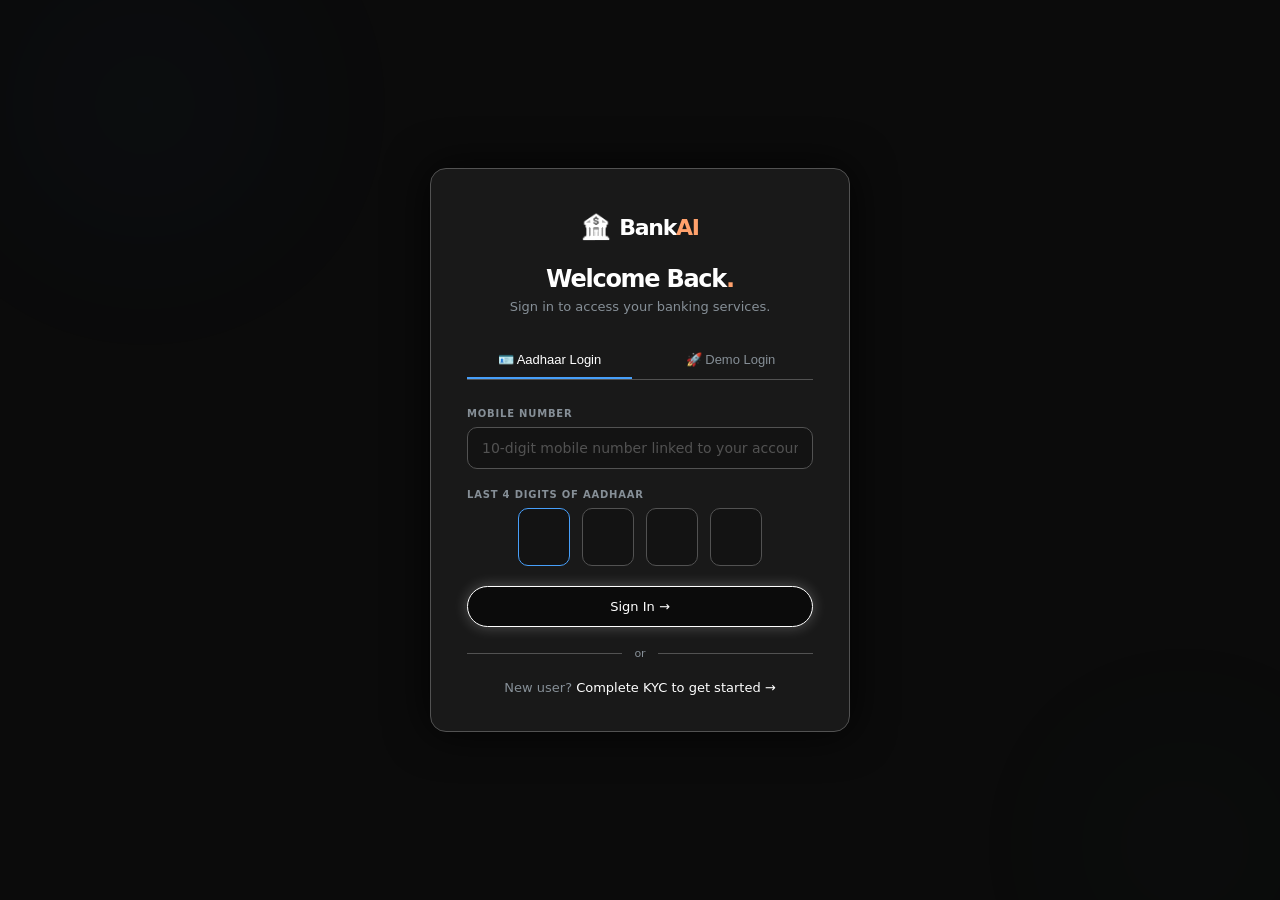
<file: login.html>
<!DOCTYPE html>
<html lang="en">

<head>
  <meta charset="UTF-8" />
  <meta name="viewport" content="width=device-width, initial-scale=1.0" />
  <title>BankAI — Sign In</title>
  <meta name="description" content="Sign in to BankAI with your Aadhaar number to access your banking services." />
  <link rel="preconnect" href="https://fonts.googleapis.com" />
  <link rel="preconnect" href="https://fonts.gstatic.com" crossorigin />
  <link href="https://fonts.googleapis.com/css2?family=Inter:wght@300;400;500;600;700;800&display=swap" rel="stylesheet" />
  <link rel="stylesheet" href="css/tokens.css" />
  <link rel="stylesheet" href="css/base.css" />

  <style>
    /* ── Page layout ── */
    body {
      min-height: 100vh;
      display: flex;
      align-items: center;
      justify-content: center;
      background: var(--surface-canvas);
      font-family: var(--font);
      padding: 1.5rem;
    }

    /* ── Ambient orbs ── */
    .ambient-bg {
      position: fixed;
      inset: 0;
      pointer-events: none;
      z-index: 0;
      overflow: hidden;
    }
    .orb {
      position: absolute;
      border-radius: 50%;
      filter: blur(100px);
      opacity: 0.04;
      animation: orbFloat 10s ease-in-out infinite alternate;
    }
    .orb-1 { width: 450px; height: 450px; background: radial-gradient(circle, var(--color-fey-signal) 0%, transparent 70%); top: -120px; left: -80px; }
    .orb-2 { width: 350px; height: 350px; background: radial-gradient(circle, var(--color-fey-growth) 0%, transparent 70%); bottom: -120px; right: -80px; animation-delay: -4s; }
    .orb-3 { width: 300px; height: 300px; background: radial-gradient(circle, var(--color-fey-ember) 0%, transparent 70%); top: 50%; left: 50%; transform: translate(-50%,-50%); animation-delay: -2s; }
    
    @keyframes orbFloat {
      0%   { transform: translate(0, 0) scale(1); }
      100% { transform: translate(30px, -20px) scale(1.08); }
    }

    /* ── Card (Fey Product Showcase Card) ── */
    .login-card {
      position: relative;
      z-index: 1;
      background: var(--surface-card);
      border: 1px solid var(--color-fey-smoke);
      border-radius: var(--radius-cards);
      padding: 44px 36px 36px;
      width: 100%;
      max-width: 420px;
      box-shadow: var(--shadow-xl); /* Heavy black floating halo */
      animation: cardIn 0.4s cubic-bezier(0.16, 1, 0.3, 1) both;
    }
    @keyframes cardIn {
      from { opacity: 0; transform: translateY(16px) scale(0.98); }
      to   { opacity: 1; transform: translateY(0) scale(1); }
    }

    /* ── Logo ── */
    .logo {
      display: flex;
      align-items: center;
      gap: 8px;
      margin-bottom: 24px;
      justify-content: center;
    }
    .logo-icon {
      font-size: 24px;
      filter: grayscale(1) brightness(1.5);
    }
    .logo-text {
      font-size: 22px;
      font-weight: var(--font-weight-bold);
      color: var(--color-fey-white);
      letter-spacing: var(--tracking-heading);
    }
    .logo-accent { color: var(--color-fey-ember); }

    /* ── Heading ── */
    .login-title {
      font-size: var(--text-heading);
      font-weight: var(--font-weight-bold);
      color: var(--color-fey-white);
      text-align: center;
      margin-bottom: 6px;
      letter-spacing: var(--tracking-heading);
    }
    .login-sub {
      text-align: center;
      color: var(--color-fey-graphite);
      font-size: 13px;
      margin-bottom: 28px;
    }

    /* ── Tab switcher (Fey Navigation style) ── */
    .tab-row {
      display: flex;
      border-bottom: 1px solid var(--color-fey-smoke);
      margin-bottom: 28px;
      gap: 16px;
    }
    .tab-btn {
      flex: 1;
      padding: 10px 0;
      border: none;
      background: transparent;
      color: var(--color-fey-graphite);
      font-weight: var(--font-weight-medium);
      font-size: 13px;
      cursor: pointer;
      transition: var(--transition);
      border-bottom: 2px solid transparent;
      text-align: center;
    }
    .tab-btn.active {
      color: var(--color-fey-white);
      border-bottom-color: var(--color-fey-signal);
    }

    /* ── Input group ── */
    .field-group { margin-bottom: 20px; }
    .field-label {
      display: block;
      font-size: 10px;
      font-weight: var(--font-weight-semibold);
      color: var(--color-fey-graphite);
      text-transform: uppercase;
      letter-spacing: 0.08em;
      margin-bottom: 8px;
    }
    .field-input {
      width: 100%;
      background: var(--surface-elevated);
      border: 1px solid var(--color-fey-smoke);
      border-radius: var(--radius-small);
      padding: 12px 14px;
      color: var(--color-fey-white);
      font-size: var(--text-body);
      font-family: inherit;
      transition: var(--transition);
      box-sizing: border-box;
      outline: none;
    }
    .field-input:focus {
      border-color: var(--color-fey-signal);
    }
    .field-input::placeholder { color: var(--color-fey-smoke); }
    .field-input.invalid {
      border-color: var(--accent-danger);
      box-shadow: 0 0 8px rgba(226, 92, 92, 0.2);
    }

    /* ── OTP boxes ── */
    .otp-row {
      display: flex;
      gap: 12px;
      justify-content: center;
    }
    .otp-box {
      width: 52px;
      height: 58px;
      text-align: center;
      font-size: 22px;
      font-weight: var(--font-weight-bold);
      background: var(--surface-elevated);
      border: 1px solid var(--color-fey-smoke);
      border-radius: var(--radius-small);
      color: var(--color-fey-white);
      font-family: inherit;
      transition: var(--transition);
      outline: none;
    }
    .otp-box:focus {
      border-color: var(--color-fey-signal);
    }
    .otp-box.filled { border-color: var(--color-fey-white); }
    .otp-box.invalid { border-color: var(--accent-danger); }

    /* ── Buttons (Fey Ghost style) ── */
    .btn-login {
      width: 100%;
      padding: 12px;
      background: var(--surface-canvas);
      color: var(--color-fey-white);
      border: 1px solid var(--color-fey-white);
      border-radius: var(--radius-buttons);
      font-size: 13px;
      font-weight: var(--font-weight-medium);
      font-family: inherit;
      cursor: pointer;
      display: flex;
      align-items: center;
      justify-content: center;
      gap: 8px;
      transition: var(--transition);
      box-shadow: var(--shadow-md); /* soft white halo glow */
      margin-top: 10px;
      outline: none;
    }
    .btn-login:hover:not(:disabled) {
      transform: translateY(-1px);
      background: rgba(255, 255, 255, 0.05);
      box-shadow: rgba(255, 255, 255, 0.35) 0px 0px 18px 0px;
    }
    .btn-login:active:not(:disabled) { transform: translateY(0); }
    .btn-login:disabled { opacity: 0.4; cursor: not-allowed; }
    
    .spinner-sm {
      width: 16px; height: 16px;
      border: 2px solid rgba(255,255,255,.1);
      border-top-color: var(--color-fey-white);
      border-radius: 50%;
      animation: spin .7s linear infinite;
    }
    @keyframes spin { to { transform: rotate(360deg); } }

    /* ── Divider ── */
    .divider {
      display: flex;
      align-items: center;
      gap: 12px;
      margin: 20px 0;
    }
    .divider::before, .divider::after {
      content: '';
      flex: 1;
      height: 1px;
      background: var(--color-fey-smoke);
    }
    .divider span { color: var(--color-fey-graphite); font-size: 11px; }

    /* ── KYC link ── */
    .kyc-link {
      text-align: center;
      font-size: 13px;
      color: var(--color-fey-graphite);
    }
    .kyc-link a {
      color: var(--color-fey-white);
      text-decoration: none;
      font-weight: var(--font-weight-medium);
      transition: var(--transition);
    }
    .kyc-link a:hover {
      color: var(--color-fey-signal);
    }

    /* ── Status banners (clean, minimal borders) ── */
    .error-banner {
      background: rgba(226, 92, 92, 0.05);
      border: 1px solid var(--accent-danger);
      border-radius: var(--radius-small);
      padding: 10px 14px;
      color: var(--accent-danger);
      font-size: 13px;
      margin-bottom: 20px;
      display: none;
    }
    .error-banner.show { display: block; }

    .success-banner {
      background: rgba(78, 190, 150, 0.05);
      border: 1px solid var(--color-fey-growth);
      border-radius: var(--radius-small);
      padding: 10px 14px;
      color: var(--color-fey-growth);
      font-size: 13px;
      margin-bottom: 20px;
      display: none;
    }
    .success-banner.show { display: block; }

    /* ── Demo badge ── */
    .demo-badge {
      display: inline-flex;
      align-items: center;
      gap: 6px;
      border: 1px solid var(--color-fey-ember);
      background: rgba(255, 161, 108, 0.04);
      border-radius: var(--radius-buttons);
      padding: 4px 12px;
      font-size: 10px;
      font-weight: var(--font-weight-semibold);
      color: var(--color-fey-ember);
      margin-bottom: 20px;
      text-transform: uppercase;
      letter-spacing: 0.04em;
    }
  </style>
</head>

<body>
  <div class="ambient-bg">
    <div class="orb orb-1"></div>
    <div class="orb orb-2"></div>
    <div class="orb orb-3"></div>
  </div>

  <div class="login-card" role="main">

    <!-- Logo -->
    <div class="logo">
      <span class="logo-icon">🏦</span>
      <span class="logo-text">Bank<span class="logo-accent">AI</span></span>
    </div>

    <h1 class="login-title">Welcome Back<span style="color:var(--color-fey-ember)">.</span></h1>
    <p class="login-sub">Sign in to access your banking services.</p>

    <!-- Tab switcher: Aadhaar vs Demo -->
    <div class="tab-row" role="tablist">
      <button class="tab-btn active" id="tab-aadhaar" role="tab" aria-selected="true" onclick="switchTab('aadhaar')">
        🪪 Aadhaar Login
      </button>
      <button class="tab-btn" id="tab-demo" role="tab" aria-selected="false" onclick="switchTab('demo')">
        🚀 Demo Login
      </button>
    </div>

    <!-- Error / success banners -->
    <div class="error-banner" id="errorBanner" role="alert"></div>
    <div class="success-banner" id="successBanner" role="status"></div>

    <!-- ── Aadhaar tab ── -->
    <div id="pane-aadhaar">
      <div class="field-group">
        <label class="field-label" for="phoneInput">Mobile Number</label>
        <input type="tel" class="field-input" id="phoneInput"
          placeholder="10-digit mobile number linked to your account"
          maxlength="10" inputmode="numeric" autocomplete="tel" />
      </div>

      <div class="field-group">
        <label class="field-label">Last 4 digits of Aadhaar</label>
        <div class="otp-row" id="otpRow" aria-label="Enter last 4 digits of Aadhaar">
          <input type="text" class="otp-box" id="otp0" maxlength="1" inputmode="numeric" pattern="[0-9]" autocomplete="off" aria-label="Digit 1" />
          <input type="text" class="otp-box" id="otp1" maxlength="1" inputmode="numeric" pattern="[0-9]" autocomplete="off" aria-label="Digit 2" />
          <input type="text" class="otp-box" id="otp2" maxlength="1" inputmode="numeric" pattern="[0-9]" autocomplete="off" aria-label="Digit 3" />
          <input type="text" class="otp-box" id="otp3" maxlength="1" inputmode="numeric" pattern="[0-9]" autocomplete="off" aria-label="Digit 4" />
        </div>
      </div>

      <button class="btn-login" id="btnLogin" onclick="loginWithAadhaar()">
        Sign In →
      </button>
    </div>

    <!-- ── Demo tab ── -->
    <div id="pane-demo" style="display:none">
      <div class="demo-badge">⚡ Demo Mode — skips identity verification</div>
      <p style="color:var(--text-muted);font-size:.9rem;margin-bottom:1.5rem;line-height:1.6;">
        In demo mode, you'll be logged in as the first KYC-verified user in the system.
        Perfect for testing the AI agent and form filling flows without real Aadhaar data.
      </p>
      <button class="btn-login" id="btnDemo" onclick="loginDemo()">
        🚀 Enter Demo Dashboard
      </button>
    </div>

    <div class="divider"><span>or</span></div>

    <div class="kyc-link">
      New user? <a href="/index.html">Complete KYC to get started →</a>
    </div>
  </div>

  <!-- Scripts -->
  <script src="js/api.js"></script>
  <script>
    // ── Auto-redirect if already logged in ──────────────────────────────────
    (async () => {
      const token = BankAI_API.getToken();
      if (token) {
        const user = await BankAI_API.verifySession();
        if (user) {
          window.location.href = '/dashboard.html';
          return;
        }
      }
    })();

    // ── Tab switching ────────────────────────────────────────────────────────
    function switchTab(tab) {
      document.getElementById('pane-aadhaar').style.display = tab === 'aadhaar' ? 'block' : 'none';
      document.getElementById('pane-demo').style.display    = tab === 'demo'    ? 'block' : 'none';
      document.getElementById('tab-aadhaar').classList.toggle('active', tab === 'aadhaar');
      document.getElementById('tab-demo').classList.toggle('active', tab === 'demo');
      clearBanners();
    }

    // ── OTP box auto-focus ───────────────────────────────────────────────────
    const otpBoxes = [
      document.getElementById('otp0'),
      document.getElementById('otp1'),
      document.getElementById('otp2'),
      document.getElementById('otp3'),
    ];

    otpBoxes.forEach((box, i) => {
      box.addEventListener('input', () => {
        box.value = box.value.replace(/[^0-9]/g, '');
        box.classList.toggle('filled', !!box.value);
        box.classList.remove('invalid');
        if (box.value && i < 3) otpBoxes[i + 1].focus();
      });
      box.addEventListener('keydown', (e) => {
        if (e.key === 'Backspace' && !box.value && i > 0) {
          otpBoxes[i - 1].focus();
        }
        if (e.key === 'Enter') loginWithAadhaar();
      });
      box.addEventListener('paste', (e) => {
        const pasted = e.clipboardData.getData('text').replace(/\D/g, '');
        if (pasted.length >= 4) {
          otpBoxes.forEach((b, j) => {
            b.value = pasted[j] || '';
            b.classList.toggle('filled', !!b.value);
          });
          otpBoxes[3].focus();
          e.preventDefault();
        }
      });
    });

    // ── Banners ──────────────────────────────────────────────────────────────
    function showError(msg) {
      const el = document.getElementById('errorBanner');
      el.textContent = '⚠️ ' + msg;
      el.classList.add('show');
      document.getElementById('successBanner').classList.remove('show');
    }
    function showSuccess(msg) {
      const el = document.getElementById('successBanner');
      el.textContent = '✅ ' + msg;
      el.classList.add('show');
      document.getElementById('errorBanner').classList.remove('show');
    }
    function clearBanners() {
      document.getElementById('errorBanner').classList.remove('show');
      document.getElementById('successBanner').classList.remove('show');
    }

    // ── Set button loading state ─────────────────────────────────────────────
    function setLoading(btnId, loading, label = 'Sign In →') {
      const btn = document.getElementById(btnId);
      btn.disabled = loading;
      btn.innerHTML = loading
        ? '<div class="spinner-sm"></div> Signing in…'
        : label;
    }

    // ── Aadhaar login ────────────────────────────────────────────────────────
    async function loginWithAadhaar() {
      clearBanners();
      const last4 = otpBoxes.map(b => b.value).join('');

      // Validate
      let hasError = false;
      otpBoxes.forEach(b => {
        if (!b.value || !/\d/.test(b.value)) {
          b.classList.add('invalid');
          hasError = true;
        }
      });
      if (hasError) {
        showError('Please enter all 4 digits of your Aadhaar number.');
        return;
      }

      setLoading('btnLogin', true);
      try {
        const data = await BankAI_API.login(last4, false);
        showSuccess(data.message || 'Login successful! Redirecting…');
        setTimeout(() => { window.location.href = '/dashboard.html'; }, 1200);
      } catch (err) {
        showError(err.message || 'Login failed. Please try again.');
        otpBoxes.forEach(b => b.classList.add('invalid'));
      } finally {
        setLoading('btnLogin', false, 'Sign In →');
      }
    }

    // ── Demo login ───────────────────────────────────────────────────────────
    async function loginDemo() {
      clearBanners();
      setLoading('btnDemo', true, '🚀 Enter Demo Dashboard');
      try {
        const data = await BankAI_API.login('', true);
        showSuccess('Demo login successful! Entering dashboard…');
        setTimeout(() => { window.location.href = '/dashboard.html'; }, 1000);
      } catch (err) {
        showError(err.message || 'Demo login failed — no users found. Complete KYC first.');
      } finally {
        setLoading('btnDemo', false, '🚀 Enter Demo Dashboard');
      }
    }

    // Auto-focus first OTP box
    document.getElementById('otp0').focus();
  </script>
</body>

</html>
</file>
<file: css/tokens.css>
/* ═══════════════════════════════════════════════════
   BankAI — Shared Design Tokens (Fey Terminal Theme)
   ═══════════════════════════════════════════════════ */

:root {
  /* Colors */
  --color-fey-white: #ffffff;
  --color-fey-ink: #0b0b0b;
  --color-fey-charcoal: #191919;
  --color-fey-obsidian: #131313;
  --color-fey-graphite: #868f97;
  --color-fey-mist: #cccccc;
  --color-fey-smoke: #525252;
  --color-fey-pale: #e6e6e6;
  --color-fey-ash: #999999;
  
  --color-fey-ember: #ffa16c;
  --gradient-fey-ember: linear-gradient(97.13deg, rgb(255, 161, 108) 8.47%, rgb(85, 27, 16) 108.41%);
  
  --color-fey-signal: #479ffa;
  --color-fey-growth: #4ebe96;
  --color-fey-abyss: #000000;
  
  --color-fey-frost: #b6d6ff;
  --gradient-fey-frost: linear-gradient(96.44deg, rgb(182, 214, 255) 6.12%, rgb(57, 63, 86) 110.28%);
  
  --color-fey-volt: #d6fe51;
  --gradient-fey-volt: linear-gradient(96.44deg, rgb(214, 254, 81) 6.12%, rgb(88, 81, 11) 110.28%);

  /* Typography — Font Families */
  --font-calibre: 'Calibre', ui-sans-serif, system-ui, -apple-system, BlinkMacSystemFont, "Segoe UI", Roboto, sans-serif;

  /* Typography — Scale */
  --text-caption: 10px;
  --leading-caption: 1.5;
  --text-body: 14px;
  --leading-body: 1.5;
  --text-heading-sm: 18px;
  --leading-heading-sm: 1.32;
  --text-heading: 24px;
  --leading-heading: 1.25;
  --tracking-heading: -1.27px;
  --text-heading-lg: 26px;
  --leading-heading-lg: 1.2;
  --tracking-heading-lg: -1.38px;
  --text-display: 48px;
  --leading-display: 1.1;
  --tracking-display: -3.84px;
  --text-display-lg: 54px;
  --leading-display-lg: 1;
  --tracking-display-lg: -4.32px;

  /* Typography — Weights */
  --font-weight-regular: 400;
  --font-weight-medium: 500;
  --font-weight-semibold: 600;
  --font-weight-bold: 700;

  /* Spacing */
  --spacing-4: 4px;
  --spacing-6: 6px;
  --spacing-8: 8px;
  --spacing-10: 10px;
  --spacing-14: 14px;
  --spacing-15: 15px;
  --spacing-16: 16px;
  --spacing-18: 18px;
  --spacing-20: 20px;
  --spacing-21: 21px;
  --spacing-24: 24px;
  --spacing-28: 28px;
  --spacing-32: 32px;
  --spacing-40: 40px;
  --spacing-42: 42px;
  --spacing-103: 103px;

  /* Layout */
  --page-max-width: 1200px;
  --section-gap: 64px;
  --card-padding: 18px;
  --element-gap: 12px;

  /* Border Radius */
  --radius-md: 6px;
  --radius-lg: 10px;
  --radius-xl: 14px;
  --radius-2xl: 16px;
  --radius-full: 99px;
  --radius-featured: 275px;

  /* Named Radii */
  --radius-cards: 16px;
  --radius-icons: 6px;
  --radius-small: 10px;
  --radius-buttons: 99px;
  --radius-featured-pill: 275px;

  /* Shadows */
  --shadow-xl: rgba(0, 0, 0, 0.8) 0px 0px 44px 0px;
  --shadow-subtle: rgba(0, 0, 0, 0.85) 0px 1px 0px 0px;
  --shadow-md: rgba(255, 255, 255, 0.25) 0px 0px 14px 0px;
  --shadow-xl-2: rgba(0, 0, 0, 0.5) 0px 0px 35px 0px;

  /* Surfaces */
  --surface-canvas: #0b0b0b;
  --surface-card: #191919;
  --surface-elevated: #131313;
  --surface-overlay: #000000cc;

  /* Unified Compatibility Mappings */
  --bg-deep: var(--surface-canvas);
  --bg-card: var(--surface-card);
  --bg-card-border: var(--color-fey-smoke);
  --bg-surface-hover: rgba(255, 255, 255, 0.04);
  
  --accent: var(--color-fey-signal);
  --accent-soft: rgba(71, 159, 250, 0.12);
  --accent-glow: rgba(71, 159, 250, 0.25);
  
  --accent-green: var(--color-fey-growth);
  --accent-green-soft: rgba(78, 190, 150, 0.12);
  --accent-green-glow: rgba(78, 190, 150, 0.25);
  
  --accent-purple: var(--color-fey-ember);
  --accent-purple-soft: rgba(255, 161, 108, 0.12);
  --accent-purple-glow: rgba(255, 161, 108, 0.25);
  
  --accent-danger: #e25c5c;
  --accent-danger-soft: rgba(226, 92, 92, 0.12);
  --accent-danger-glow: rgba(226, 92, 92, 0.25);
  
  --accent-warning: #ffa16c;
  --accent-warning-soft: rgba(255, 161, 108, 0.12);
  --accent-warning-glow: rgba(255, 161, 108, 0.25);
  
  --border: var(--color-fey-smoke);
  --border-muted: rgba(255, 255, 255, 0.05);

  --text-primary: var(--color-fey-white);
  --text-secondary: var(--color-fey-graphite);
  --text-muted: var(--color-fey-ash);
  
  --font: var(--font-calibre);
  --transition: 0.3s cubic-bezier(0.4, 0, 0.2, 1);
  --shadow-card: var(--shadow-xl);
  --shadow-glow: var(--shadow-md);
}

/* ♿ Accessibility Mode overrides (High-Contrast Light Theme with Large Legible Type) */
body.accessibility-mode {
  --color-fey-white: #0b0b0b;
  --color-fey-ink: #f8fafc;
  --color-fey-charcoal: #ffffff;
  --color-fey-obsidian: #f1f5f9;
  --color-fey-graphite: #0f172a;
  --color-fey-mist: #1e293b;
  --color-fey-smoke: #94a3b8;
  --color-fey-pale: #cbd5e1;
  --color-fey-ash: #475569;

  --color-fey-ember: #ea580c;
  --gradient-fey-ember: linear-gradient(97.13deg, #ea580c 8.47%, #9a3412 108.41%);
  
  --color-fey-signal: #2563eb;
  --color-fey-growth: #16a34a;
  --color-fey-abyss: #ffffff;

  --bg-deep: var(--surface-canvas);
  --bg-card: var(--surface-card);
  --bg-card-border: var(--color-fey-pale);
  --bg-surface-hover: rgba(0, 0, 0, 0.06);

  --accent: var(--color-fey-signal);
  --accent-soft: rgba(37, 99, 235, 0.12);
  --accent-glow: rgba(37, 99, 235, 0.25);

  --accent-green: var(--color-fey-growth);
  --accent-green-soft: rgba(22, 163, 74, 0.12);
  --accent-green-glow: rgba(22, 163, 74, 0.25);

  --accent-purple: var(--color-fey-ember);
  --accent-purple-soft: rgba(234, 88, 12, 0.12);
  --accent-purple-glow: rgba(234, 88, 12, 0.25);

  --accent-danger: #dc2626;
  --accent-danger-soft: rgba(220, 38, 38, 0.12);
  --accent-danger-glow: rgba(220, 38, 38, 0.25);

  --accent-warning: #ea580c;
  --accent-warning-soft: rgba(234, 88, 12, 0.12);
  --accent-warning-glow: rgba(234, 88, 12, 0.25);

  --border: var(--color-fey-pale);
  --border-muted: rgba(0, 0, 0, 0.08);

  --text-primary: var(--color-fey-white);
  --text-secondary: var(--color-fey-graphite);
  --text-muted: var(--color-fey-ash);

  /* Shadows for light mode */
  --shadow-xl: rgba(0, 0, 0, 0.06) 0px 4px 20px 0px;
  --shadow-subtle: rgba(0, 0, 0, 0.03) 0px 1px 0px 0px;
  --shadow-md: rgba(37, 99, 235, 0.12) 0px 0px 14px 0px;
  --shadow-xl-2: rgba(0, 0, 0, 0.04) 0px 4px 15px 0px;

  --surface-canvas: #f8fafc;
  --surface-card: #ffffff;
  --surface-elevated: #f1f5f9;
  --surface-overlay: rgba(255, 255, 255, 0.85);

  /* Typography enlargement for visual accessibility */
  --text-caption: 14px;
  --text-body: 18px;
  --text-heading-sm: 22px;
  --text-heading: 28px;
  --text-heading-lg: 32px;
  --text-display: 52px;
  --text-display-lg: 58px;

  /* Looser letter spacing for legibility */
  --tracking-heading: 0em;
  --tracking-heading-lg: 0em;
  --tracking-display: 0em;
  --tracking-display-lg: 0em;
}
</file>
<file: css/base.css>
/* ═══════════════════════════════════════════════════
   BankAI — Shared Base Styles (Fey Terminal Theme)
   ═══════════════════════════════════════════════════ */

/* ── Reset ── */
*, *::before, *::after {
  box-sizing: border-box;
  margin: 0;
  padding: 0;
}

html {
  font-size: 16px;
  scroll-behavior: smooth;
  background-color: var(--color-fey-ink);
}

body {
  font-family: var(--font);
  background: var(--surface-canvas);
  color: var(--text-primary);
  min-height: 100vh;
  overflow-x: hidden;
  -webkit-font-smoothing: antialiased;
}

/* ── Ambient Background (Deep, subtle depth halos) ── */
.ambient-bg {
  position: fixed;
  inset: 0;
  z-index: 0;
  pointer-events: none;
  overflow: hidden;
}

.orb {
  position: absolute;
  border-radius: 50%;
  filter: blur(140px);
  opacity: 0.04; /* Extremely subtle terminal glow */
  animation: orbFloat 24s ease-in-out infinite alternate;
  will-change: transform;
}

.orb-1 {
  width: 500px; height: 500px;
  background: radial-gradient(circle, var(--color-fey-signal) 0%, transparent 70%);
  top: -100px; left: -100px;
  animation-delay: 0s;
}
.orb-2 {
  width: 400px; height: 400px;
  background: radial-gradient(circle, var(--color-fey-ember) 0%, transparent 70%);
  bottom: -80px; right: -80px;
  animation-delay: -8s;
}
.orb-3 {
  width: 350px; height: 350px;
  background: radial-gradient(circle, var(--color-fey-growth) 0%, transparent 70%);
  top: 50%; left: 50%;
  transform: translate(-50%, -50%);
  animation-delay: -16s;
}

@keyframes orbFloat {
  0%   { transform: translate(0, 0) scale(1); }
  50%  { transform: translate(50px, -40px) scale(1.1); }
  100% { transform: translate(-30px, 30px) scale(0.9); }
}

/* ── Typographic Defaults ── */
h1, h2, h3, h4, h5, h6 {
  color: var(--color-fey-white);
  font-weight: var(--font-weight-bold);
  letter-spacing: var(--tracking-heading);
}

p {
  color: var(--color-fey-graphite);
  font-weight: var(--font-weight-regular);
}

/* ── Buttons (Fey Ghost Button design) ── */
.btn {
  display: inline-flex;
  align-items: center;
  justify-content: center;
  padding: 10px 24px;
  font-family: var(--font);
  font-size: 13px;
  font-weight: var(--font-weight-medium);
  border-radius: var(--radius-buttons);
  border: 1px solid transparent;
  cursor: pointer;
  transition: var(--transition);
  text-decoration: none;
  letter-spacing: -0.01em;
  outline: none;
}

/* Primary Button is Ghost with a soft white halo */
.btn-primary {
  background: var(--surface-canvas);
  color: var(--color-fey-white);
  border: 1px solid var(--color-fey-white);
  box-shadow: var(--shadow-md); /* rgba(255,255,255,0.25) 0px 0px 14px 0px */
}
.btn-primary:hover {
  transform: translateY(-1px);
  background: rgba(255, 255, 255, 0.05);
  box-shadow: rgba(255, 255, 255, 0.35) 0px 0px 18px 0px;
}
.btn-primary:active {
  transform: translateY(0);
}

/* Secondary Button sits in Fey Graphite border */
.btn-secondary {
  background: transparent;
  color: var(--color-fey-graphite);
  border: 1px solid var(--color-fey-smoke);
}
.btn-secondary:hover {
  background: rgba(255, 255, 255, 0.03);
  color: var(--color-fey-white);
  border-color: var(--color-fey-mist);
  transform: translateY(-1px);
}
.btn-secondary:active {
  transform: translateY(0);
}

/* Glow Button (used for start CTA) is styled as a premium Ember outline ghost */
.btn-glow {
  background: var(--surface-canvas);
  color: var(--color-fey-white);
  border: 1px solid var(--color-fey-ember);
  box-shadow: 0 0 15px rgba(255, 161, 108, 0.15);
}
.btn-glow:hover {
  transform: translateY(-1px);
  box-shadow: 0 0 20px rgba(255, 161, 108, 0.3);
  background: rgba(255, 161, 108, 0.04);
}

.btn-sm {
  padding: 6px 16px;
  font-size: 11px;
}

.btn:disabled {
  opacity: 0.4;
  cursor: not-allowed;
  transform: none !important;
  box-shadow: none !important;
}

/* ── Inputs & Form Controls ── */
input, textarea, select {
  background: var(--surface-elevated);
  border: 1px solid var(--color-fey-smoke);
  border-radius: var(--radius-small);
  padding: 10px 14px;
  color: var(--color-fey-white);
  font-family: var(--font);
  font-size: var(--text-body);
  outline: none;
  transition: var(--transition);
}

input:focus, textarea:focus, select:focus {
  border-color: var(--color-fey-signal);
}

input::placeholder, textarea::placeholder {
  color: var(--color-fey-smoke);
}

/* ── Input Validation ── */
.invalid {
  border-color: var(--accent-danger) !important;
  box-shadow: 0 0 8px rgba(226, 92, 92, 0.2) !important;
  animation: shake 0.3s ease-in-out;
}

@keyframes shake {
  0%, 100% { transform: translateX(0); }
  25% { transform: translateX(-4px); }
  75% { transform: translateX(4px); }
}

/* ── Spinner ── */
.spinner {
  width: 24px;
  height: 24px;
  border: 2px solid rgba(255, 255, 255, 0.1);
  border-radius: 50%;
  border-top-color: var(--color-fey-signal);
  animation: spin 0.8s linear infinite;
}

@keyframes spin {
  to { transform: rotate(360deg); }
}

/* ── Shared Toast Styles ── */
.toast-container {
  position: fixed;
  bottom: 24px;
  right: 24px;
  z-index: 9999;
  display: flex;
  flex-direction: column;
  gap: 10px;
  max-width: calc(100vw - 48px);
}

.toast {
  background: var(--surface-card);
  border: 1px solid var(--color-fey-smoke);
  padding: 14px 20px;
  border-radius: var(--radius-lg);
  box-shadow: var(--shadow-xl);
  color: var(--color-fey-white);
  display: flex;
  align-items: center;
  gap: 12px;
  min-width: 280px;
  max-width: 400px;
  animation: slideIn 0.35s cubic-bezier(0.4, 0, 0.2, 1) forwards;
  position: relative;
  overflow: hidden;
  cursor: pointer;
}

.toast::before {
  content: '';
  position: absolute;
  left: 0;
  top: 0;
  bottom: 0;
  width: 4px;
}

.toast-info::before { background: var(--color-fey-signal); }
.toast-success::before { background: var(--color-fey-growth); }
.toast-error::before { background: var(--accent-danger); }
.toast-warning::before { background: var(--color-fey-ember); }

@keyframes slideIn {
  from { transform: translateX(100%); opacity: 0; }
  to { transform: translateX(0); opacity: 1; }
}

.toast.fade-out {
  animation: slideOut 0.35s cubic-bezier(0.4, 0, 0.2, 1) forwards;
}

@keyframes slideOut {
  from { transform: translateX(0); opacity: 1; }
  to { transform: translateX(100%); opacity: 0; }
}

/* Scrollbar Customization */
::-webkit-scrollbar {
  width: 6px;
  height: 6px;
}
::-webkit-scrollbar-track {
  background: var(--surface-canvas);
}
::-webkit-scrollbar-thumb {
  background: var(--color-fey-smoke);
  border-radius: 99px;
}
::-webkit-scrollbar-thumb:hover {
  background: var(--color-fey-ash);
}

/* ♿ Accessibility controls toolbar */
.a11y-bar {
  display: flex;
  justify-content: flex-end;
  align-items: center;
  gap: 12px;
  margin-bottom: 20px;
  position: relative;
  z-index: 100;
  width: 100%;
}

.a11y-select {
  padding: 8px 12px;
  background: var(--surface-elevated);
  border: 1px solid var(--border);
  color: var(--text-primary);
  border-radius: var(--radius-md);
  font-family: var(--font);
  font-size: 13px;
  outline: none;
  cursor: pointer;
}

.btn-a11y {
  padding: 8px 16px;
  background: var(--surface-elevated);
  border: 1px solid var(--border);
  color: var(--text-primary);
  border-radius: var(--radius-full);
  font-family: var(--font);
  font-size: 13px;
  font-weight: var(--font-weight-medium);
  cursor: pointer;
  display: flex;
  align-items: center;
  gap: 6px;
  transition: var(--transition);
}

.btn-a11y:hover {
  background: var(--bg-surface-hover);
  border-color: var(--accent);
}

body.accessibility-mode .btn-a11y {
  background: var(--accent);
  color: #ffffff;
  border-color: var(--accent);
}
</file>
<file: css/admin.css>
/* ═══════════════════════════════════════════════════
   BankAI — Admin Panel Styles (Fey Terminal Theme)
   ═══════════════════════════════════════════════════ */

:root {
  --side-w: 220px;
}

html, body {
  height: 100%;
  font-family: var(--font);
  background: var(--surface-canvas);
  color: var(--text-primary);
}

/* ── Ambient Background (Deep, subtle terminal depth) ── */
.ambient {
  position: fixed;
  inset: 0;
  pointer-events: none;
  z-index: 0;
  overflow: hidden;
}

.orb {
  position: absolute;
  border-radius: 50%;
  filter: blur(120px);
  opacity: .03;
  animation: drift 16s ease-in-out infinite alternate;
}

.orb-1 { width: 500px; height: 500px; background: var(--color-fey-signal); top: -120px; left: -80px; }
.orb-2 { width: 380px; height: 380px; background: var(--color-fey-ember); bottom: -80px; right: -60px; animation-delay: -4s; }
.orb-3 { width: 280px; height: 280px; background: var(--color-fey-growth); top: 40%; left: 45%; animation-delay: -8s; }

@keyframes drift {
  from { transform: translate(0,0) scale(1); }
  to { transform: translate(30px,20px) scale(1.05); }
}

/* ── Layout ── */
.shell {
  position: relative;
  z-index: 1;
  display: flex;
  min-height: 100vh;
}

/* ── Sidebar (Left navigation console) ── */
.sidebar {
  width: var(--side-w);
  background: var(--surface-elevated);
  border-right: 1px solid var(--color-fey-smoke);
  display: flex;
  flex-direction: column;
  padding: 24px 16px;
  flex-shrink: 0;
  position: sticky;
  top: 0;
  height: 100vh;
}

.logo {
  display: flex;
  align-items: center;
  gap: 8px;
  margin-bottom: 28px;
  padding-bottom: 16px;
  border-bottom: 1px solid var(--color-fey-smoke);
}

.logo-icon { font-size: 20px; filter: grayscale(1) brightness(1.5); }
.logo-text { font-size: 16px; font-weight: var(--font-weight-bold); color: var(--color-fey-white); letter-spacing: var(--tracking-heading); }
.logo-accent { color: var(--color-fey-ember); }

.admin-badge {
  font-size: 9px;
  background: rgba(255, 161, 108, 0.04);
  border: 1px solid var(--color-fey-ember);
  color: var(--color-fey-ember);
  padding: 2px 8px;
  border-radius: var(--radius-buttons);
  font-weight: var(--font-weight-semibold);
  margin-left: auto;
  letter-spacing: 0.05em;
}

.nav-label {
  font-size: 10px;
  font-weight: var(--font-weight-semibold);
  color: var(--color-fey-graphite);
  text-transform: uppercase;
  letter-spacing: 0.08em;
  margin: 0 0 8px 8px;
}

/* Navigation buttons styled as Fey minimal controls */
.nav-btn {
  display: flex;
  align-items: center;
  gap: 12px;
  padding: 10px 16px;
  border-radius: var(--radius-buttons);
  border: 1px solid transparent;
  background: transparent;
  color: var(--color-fey-graphite);
  font-family: inherit;
  font-size: 13px;
  font-weight: var(--font-weight-medium);
  cursor: pointer;
  width: 100%;
  text-align: left;
  margin-bottom: 4px;
  transition: var(--transition);
}

.nav-btn:hover {
  background: rgba(255, 255, 255, 0.03);
  color: var(--color-fey-white);
}

.nav-btn.active {
  background: var(--surface-canvas);
  color: var(--color-fey-white);
  border: 1px solid var(--color-fey-signal);
}
.nav-btn .nav-icon { font-size: 14px; }

.sidebar-footer {
  margin-top: auto;
  font-size: 11px;
  color: var(--color-fey-smoke);
  text-align: center;
  padding-top: 16px;
  border-top: 1px solid var(--color-fey-smoke);
}

.admin-user-pill {
  background: rgba(78, 190, 150, 0.05);
  border: 1px solid var(--color-fey-growth);
  border-radius: var(--radius-buttons);
  padding: 6px 12px;
  margin-bottom: 12px;
  font-size: 11px;
  color: var(--color-fey-growth);
  font-weight: var(--font-weight-semibold);
  text-transform: uppercase;
  letter-spacing: 0.05em;
}

/* ── Main content area ── */
.main { flex: 1; padding: 40px; overflow: auto; }

/* ── Top bar ── */
.topbar {
  display: flex;
  align-items: center;
  justify-content: space-between;
  margin-bottom: 32px;
  padding-bottom: 16px;
  border-bottom: 1px solid var(--color-fey-smoke);
}

.topbar h1 { font-size: var(--text-heading-lg); font-weight: var(--font-weight-bold); letter-spacing: var(--tracking-heading-lg); }
.topbar-right { display: flex; align-items: center; gap: 12px; }
.online-badge {
  display: flex;
  align-items: center;
  gap: 6px;
  font-size: 11px;
  color: var(--color-fey-growth);
  font-weight: var(--font-weight-semibold);
  border: 1px solid var(--color-fey-growth);
  padding: 4px 12px;
  border-radius: var(--radius-buttons);
  text-transform: uppercase;
  letter-spacing: 0.05em;
}
.online-badge::before {
  content: '';
  width: 6px;
  height: 6px;
  border-radius: 50%;
  background: var(--color-fey-growth);
  animation: pulse 2s infinite;
}

/* ── Tabs ── */
.tab-pane { display: none; }
.tab-pane.active { display: block; }

/* ── Cards (Fey Card panels) ── */
.card {
  background: var(--surface-card);
  border: 1px solid var(--color-fey-smoke);
  border-radius: var(--radius-cards);
  padding: 24px;
  margin-bottom: 24px;
  box-shadow: var(--shadow-xl);
}

.card-header {
  display: flex;
  align-items: center;
  justify-content: space-between;
  margin-bottom: 20px;
}

.card-title {
  font-size: var(--text-heading-sm);
  font-weight: var(--font-weight-bold);
  letter-spacing: var(--tracking-heading);
}

/* ── Lists / Grids ── */
.grid-2 { display: grid; grid-template-columns: 1fr 1fr; gap: 24px; }
.grid-3 { display: grid; grid-template-columns: repeat(3, 1fr); gap: 20px; }

/* ── Form components ── */
.form-group { margin-bottom: 20px; }
.form-label {
  display: block;
  font-size: 10px;
  font-weight: var(--font-weight-semibold);
  color: var(--color-fey-graphite);
  margin-bottom: 8px;
  text-transform: uppercase;
  letter-spacing: 0.05em;
}

.form-control {
  width: 100%;
  background: var(--surface-elevated);
  border: 1px solid var(--color-fey-smoke);
  border-radius: var(--radius-small);
  padding: 10px 14px;
  font-family: inherit;
  font-size: var(--text-body);
  color: var(--color-fey-white);
  outline: none;
  transition: var(--transition);
}

.form-control:focus { border-color: var(--color-fey-signal); }
.checkbox-group { display: flex; align-items: center; gap: 8px; margin-top: 8px; font-size: 13px; }

/* ── Badges (Outlined, terminal signals) ── */
.badge {
  display: inline-flex;
  padding: 2px 8px;
  font-size: 10px;
  font-weight: var(--font-weight-semibold);
  border-radius: var(--radius-buttons);
  text-transform: uppercase;
  letter-spacing: 0.05em;
  background: transparent !important;
}

.badge-green { border: 1px solid var(--color-fey-growth); color: var(--color-fey-growth); }
.badge-blue { border: 1px solid var(--color-fey-signal); color: var(--color-fey-signal); }
.badge-red { border: 1px solid var(--accent-danger); color: var(--accent-danger); }
.badge-warning { border: 1px solid var(--color-fey-ember); color: var(--color-fey-ember); }

/* ── Table styles (Dense, high-contrast, Bloomberg aesthetic) ── */
.table-wrap { overflow-x: auto; width: 100%; }
table { width: 100%; border-collapse: collapse; text-align: left; }
table th, table td { padding: 12px 16px; font-size: 13px; border-bottom: 1px solid var(--border-muted); }
table th {
  background: var(--surface-elevated);
  color: var(--color-fey-graphite);
  font-weight: var(--font-weight-semibold);
  font-size: 10px;
  text-transform: uppercase;
  letter-spacing: 0.08em;
  border-bottom: 1px solid var(--color-fey-smoke);
}
table td { color: var(--color-fey-white); }
table tbody tr:hover td { background: rgba(255, 255, 255, 0.015); }

/* ── Auth overlay (Matte-black canvas) ── */
.auth-overlay {
  position: fixed;
  inset: 0;
  background: var(--surface-canvas);
  display: flex;
  align-items: center;
  justify-content: center;
  z-index: 2000;
  flex-direction: column;
  gap: 24px;
  padding: 24px;
}

.auth-box {
  background: var(--surface-card);
  border: 1px solid var(--color-fey-smoke);
  border-radius: var(--radius-cards);
  padding: 40px;
  width: 100%;
  max-width: 440px;
  box-shadow: var(--shadow-xl);
}

.auth-box h1 {
  font-size: var(--text-heading);
  font-weight: var(--font-weight-bold);
  margin-bottom: 6px;
  letter-spacing: var(--tracking-heading);
}
.auth-box p { color: var(--color-fey-graphite); font-size: 13px; margin-bottom: 24px; line-height: 1.5; }
.auth-error { color: var(--accent-danger); font-size: 12px; margin-top: 8px; display: none; }

/* ── Detail layout (submissions) ── */
.detail-row {
  display: flex;
  gap: 16px;
  align-items: flex-start;
  padding: 10px 0;
  border-bottom: 1px solid var(--border-muted);
}

.detail-row:last-child { border-bottom: none; }
.detail-key { width: 160px; flex-shrink: 0; font-size: 11px; color: var(--color-fey-graphite); font-weight: var(--font-weight-semibold); text-transform: uppercase; letter-spacing: 0.04em; }
.detail-val { font-size: 13px; word-break: break-all; color: var(--color-fey-white); }
.field-data-grid { display: grid; grid-template-columns: 1fr 1fr; gap: 10px; margin-top: 12px; }

.field-chip {
  background: var(--surface-elevated);
  border: 1px solid var(--color-fey-smoke);
  border-radius: var(--radius-small);
  padding: 10px 14px;
}
.field-chip-key { font-size: 10px; color: var(--color-fey-graphite); font-weight: var(--font-weight-semibold); text-transform: uppercase; letter-spacing: 0.05em; }
.field-chip-val { font-size: 13px; margin-top: 4px; font-weight: var(--font-weight-medium); color: var(--color-fey-white); }

/* ── Clickable row ── */
.clickable { cursor: pointer; }
.clickable:hover td { background: rgba(71, 159, 250, .03) !important; }

/* ── Field type select ── */
.field-type-grid { display: grid; grid-template-columns: repeat(3, 1fr); gap: 8px; margin-top: 6px; }
.type-chip {
  padding: 8px;
  text-align: center;
  border: 1px solid var(--color-fey-smoke);
  border-radius: var(--radius-small);
  cursor: pointer;
  font-size: 12px;
  transition: var(--transition);
  background: var(--surface-elevated);
  color: var(--color-fey-graphite);
}

.type-chip.sel {
  background: rgba(71, 159, 250, 0.05);
  border-color: var(--color-fey-signal);
  color: var(--color-fey-white);
  font-weight: var(--font-weight-semibold);
}

.type-chip:hover { border-color: var(--color-fey-mist); color: var(--color-fey-white); }

/* ── Visual Form Builder ── */
.visual-form-builder {
  display: flex;
  flex-direction: column;
  gap: 24px;
  margin-top: 16px;
}

.builder-section-card {
  background: var(--surface-card);
  border: 1px solid var(--color-fey-smoke);
  border-radius: var(--radius-cards);
  padding: 20px;
  transition: var(--transition);
  box-shadow: var(--shadow-xl-2);
}

.builder-section-card:hover {
  border-color: var(--color-fey-mist);
}

.builder-section-card.general-section {
  background: var(--surface-elevated);
}

.builder-section-header {
  display: flex;
  align-items: center;
  justify-content: space-between;
  border-bottom: 1px solid var(--color-fey-smoke);
  padding-bottom: 12px;
  margin-bottom: 16px;
}

.builder-section-title {
  font-size: 14px;
  font-weight: var(--font-weight-bold);
  color: var(--color-fey-white);
}

.section-order-badge {
  font-size: 10px;
  background: rgba(71, 159, 250, 0.05);
  border: 1px solid var(--color-fey-signal);
  color: var(--color-fey-signal);
  padding: 2px 8px;
  border-radius: var(--radius-buttons);
  font-weight: var(--font-weight-semibold);
}

.builder-field-grid {
  display: grid;
  grid-template-columns: repeat(auto-fill, minmax(280px, 1fr));
  gap: 16px;
}

.builder-field-card {
  background: var(--surface-elevated);
  border: 1px solid var(--color-fey-smoke);
  border-radius: var(--radius-small);
  padding: 16px;
  display: flex;
  flex-direction: column;
  gap: 12px;
  transition: var(--transition);
  position: relative;
  overflow: hidden;
}

.builder-field-card:hover {
  border-color: var(--color-fey-signal);
  transform: translateY(-1px);
  box-shadow: 0 4px 12px rgba(0, 0, 0, 0.3);
}

.builder-field-card.field-inactive {
  opacity: 0.5;
  border-color: var(--color-fey-smoke);
  background: rgba(226, 92, 92, 0.02);
}

.field-card-header {
  display: flex;
  align-items: center;
  justify-content: space-between;
  gap: 8px;
}

.field-card-label {
  font-size: 13px;
  font-weight: var(--font-weight-semibold);
  color: var(--color-fey-white);
  white-space: nowrap;
  overflow: hidden;
  text-overflow: ellipsis;
}

.field-required-star {
  color: var(--accent-danger);
  font-weight: var(--font-weight-bold);
}

.field-edit-btn {
  background: transparent;
  border: none;
  cursor: pointer;
  font-size: 13px;
  opacity: 0.5;
  transition: var(--transition);
  display: flex;
  align-items: center;
  justify-content: center;
  padding: 4px;
  border-radius: 4px;
  color: var(--color-fey-graphite);
}

.field-edit-btn:hover {
  opacity: 1;
  transform: scale(1.1);
  background: rgba(255, 255, 255, 0.05);
  color: var(--color-fey-white);
}

.field-card-preview {
  flex-grow: 1;
  display: flex;
  align-items: center;
}

.field-card-footer {
  display: flex;
  align-items: center;
  justify-content: space-between;
  border-top: 1px solid var(--border-muted);
  padding-top: 8px;
  margin-top: auto;
  gap: 8px;
}

.field-key-badge {
  font-size: 10px;
  background: var(--surface-canvas);
  border: 1px solid var(--color-fey-smoke);
  padding: 2px 6px;
  border-radius: 4px;
  color: var(--color-fey-graphite);
  font-family: monospace;
  white-space: nowrap;
  overflow: hidden;
  text-overflow: ellipsis;
  max-width: 130px;
}

.empty-section-placeholder {
  grid-column: 1 / -1;
  padding: 20px;
  border: 1px dashed var(--color-fey-smoke);
  border-radius: var(--radius-small);
  display: flex;
  align-items: center;
  justify-content: center;
  gap: 8px;
  color: var(--color-fey-graphite);
  font-size: 12px;
}

.empty-builder {
  padding: 40px 20px;
  text-align: center;
  border: 1px dashed var(--color-fey-smoke);
  border-radius: var(--radius-cards);
  background: var(--surface-elevated);
}

/* ── Modal Overlay ── */
.modal-overlay {
  position: fixed;
  inset: 0;
  background: var(--surface-overlay);
  backdrop-filter: blur(10px);
  -webkit-backdrop-filter: blur(10px);
  display: flex;
  align-items: center;
  justify-content: center;
  z-index: 1000;
  opacity: 0;
  pointer-events: none;
  transition: opacity 0.25s ease;
}

.modal-overlay.open {
  opacity: 1;
  pointer-events: auto;
}

/* ── Modal Card ── */
.modal {
  background: var(--surface-card);
  border: 1px solid var(--color-fey-smoke);
  border-radius: var(--radius-cards);
  box-shadow: var(--shadow-xl);
  width: 90%;
  max-width: 480px;
  padding: 32px;
  transform: scale(0.95) translateY(10px);
  transition: transform 0.25s cubic-bezier(0.16, 1, 0.3, 1), opacity 0.25s ease;
}

.modal-overlay.open .modal {
  transform: scale(1) translateY(0);
}

.modal-top {
  display: flex;
  align-items: center;
  justify-content: space-between;
  margin-bottom: 20px;
  padding-bottom: 12px;
  border-bottom: 1px solid var(--color-fey-smoke);
}

.modal-top h2 {
  font-size: var(--text-heading-sm);
  font-weight: var(--font-weight-bold);
  color: var(--color-fey-white);
  letter-spacing: var(--tracking-heading);
}

.modal-close {
  background: transparent;
  border: none;
  color: var(--color-fey-graphite);
  font-size: 20px;
  line-height: 1;
  cursor: pointer;
  padding: 4px;
  border-radius: 6px;
  transition: var(--transition);
}

.modal-close:hover {
  color: var(--accent-danger);
  background: rgba(226, 92, 92, 0.05);
}

.modal-actions {
  display: flex;
  justify-content: flex-end;
  gap: 12px;
  margin-top: 24px;
  padding-top: 16px;
  border-top: 1px solid var(--color-fey-smoke);
}

/* Form inputs inside modals */
.form-input,
.form-textarea,
.form-select {
  width: 100%;
  background: var(--surface-elevated);
  border: 1px solid var(--color-fey-smoke);
  border-radius: var(--radius-small);
  padding: 10px 14px;
  font-family: inherit;
  font-size: var(--text-body);
  color: var(--color-fey-white);
  outline: none;
  transition: var(--transition);
  display: block;
  margin-top: 6px;
}

.form-input:focus,
.form-textarea:focus,
.form-select:focus {
  border-color: var(--color-fey-signal);
}

.form-textarea {
  resize: vertical;
  min-height: 80px;
}

.form-select {
  cursor: pointer;
  appearance: none;
  background-image: url("data:image/svg+xml,%3Csvg xmlns='http://www.w3.org/2000/svg' width='12' height='12' viewBox='0 0 12 12'%3E%3Cpath fill='%23868f97' d='M6 8L1 3h10z'/%3E%3C/svg%3E");
  background-repeat: no-repeat;
  background-position: right 14px center;
  padding-right: 32px;
}

.form-row {
  display: grid;
  grid-template-columns: 1fr 1fr;
  gap: 12px;
}

/* Accent button used in auth overlay */
.btn-accent {
  background: var(--surface-canvas);
  color: var(--color-fey-white);
  border: 1px solid var(--color-fey-white);
  font-weight: var(--font-weight-medium);
  box-shadow: var(--shadow-md);
}

.btn-accent:hover {
  transform: translateY(-1px);
  background: rgba(255, 255, 255, 0.05);
  box-shadow: rgba(255, 255, 255, 0.35) 0 0 14px 0;
}

/* Empty / loading states */
.empty {
  display: flex;
  flex-direction: column;
  align-items: center;
  justify-content: center;
  padding: 32px;
  color: var(--color-fey-graphite);
  font-size: 13px;
  gap: 12px;
}

.empty-icon {
  font-size: 24px;
}

.spin {
  width: 20px;
  height: 20px;
  border: 2px solid rgba(255, 255, 255, 0.05);
  border-top-color: var(--color-fey-signal);
  border-radius: 50%;
  animation: spin 0.8s linear infinite;
}

@keyframes spin {
  to { transform: rotate(360deg); }
}

.card-count {
  font-size: 11px;
  color: var(--color-fey-graphite);
  background: var(--surface-elevated);
  padding: 2px 8px;
  border-radius: var(--radius-buttons);
  border: 1px solid var(--color-fey-smoke);
}

/* ── Audit Stats Cards ── */
.audit-stat-card {
  background: var(--surface-card);
  border: 1px solid var(--color-fey-smoke);
  border-radius: var(--radius-cards);
  padding: 16px 20px;
  text-align: center;
  transition: var(--transition);
  box-shadow: var(--shadow-xl-2);
}
.audit-stat-card:hover {
  border-color: var(--color-fey-mist);
}
.audit-stat-value {
  font-size: 28px;
  font-weight: var(--font-weight-bold);
  color: var(--color-fey-white);
  line-height: 1.2;
  margin-bottom: 4px;
  letter-spacing: -0.02em;
}
.audit-stat-label {
  font-size: 10px;
  font-weight: var(--font-weight-semibold);
  color: var(--color-fey-graphite);
  text-transform: uppercase;
  letter-spacing: 0.05em;
}

/* Audit detail chips */
.audit-detail-chip {
  display: inline-block;
  background: var(--surface-elevated);
  border: 1px solid var(--color-fey-smoke);
  border-radius: 4px;
  padding: 2px 6px;
  font-size: 11px;
  color: var(--color-fey-mist);
  margin-right: 4px;
  margin-bottom: 4px;
}

/* ── Mobile Sticky Navigation Dock (Bloomberg/Robinhood app model) ── */
.mobile-nav-dock {
  position: fixed;
  bottom: 0;
  left: 0;
  right: 0;
  height: 64px;
  background: var(--surface-card);
  border-top: 1px solid var(--color-fey-smoke);
  display: none;
  z-index: 999;
  justify-content: space-around;
  align-items: center;
  padding: 0 8px;
  box-shadow: 0 -8px 24px rgba(0, 0, 0, 0.4);
}

.mobile-nav-btn {
  display: flex;
  flex-direction: column;
  align-items: center;
  justify-content: center;
  background: transparent;
  border: none;
  color: var(--color-fey-graphite);
  font-family: inherit;
  font-size: 10px;
  font-weight: var(--font-weight-medium);
  cursor: pointer;
  flex: 1;
  height: 100%;
  gap: 4px;
  transition: var(--transition);
}

.mobile-nav-btn .nav-icon {
  font-size: 16px;
  transition: var(--transition);
}

.mobile-nav-btn.active {
  color: var(--color-fey-white);
}

.mobile-nav-btn.active .nav-icon {
  transform: scale(1.15);
  color: var(--color-fey-signal);
}

/* ── Responsive breakpoints ── */
@media (max-width: 768px) {
  .shell {
    flex-direction: column;
    padding-bottom: 64px; /* Space for the bottom nav bar */
  }

  /* Hide left sidebar */
  .sidebar {
    display: none !important;
  }

  /* Show bottom nav dock */
  .mobile-nav-dock {
    display: flex;
  }

  .main {
    padding: 20px 16px 40px;
  }

  .topbar {
    margin-bottom: 24px;
  }

  .topbar h1 {
    font-size: 20px;
  }

  .grid-2, .grid-3 {
    grid-template-columns: 1fr;
    gap: 16px;
  }

  .modal {
    padding: 24px 16px;
    width: 95%;
  }

  .form-row {
    grid-template-columns: 1fr;
    gap: 0;
  }

  .field-data-grid {
    grid-template-columns: 1fr;
  }
}

/* ── Danger / Destructive Actions ── */
.btn-danger {
  background: transparent;
  color: var(--accent-danger, #e25c5c);
  border: 1px solid var(--accent-danger, #e25c5c);
  transition: var(--transition);
}

.btn-danger:hover {
  background: rgba(226, 92, 92, 0.05);
  color: var(--accent-danger, #e25c5c);
  border-color: var(--accent-danger, #e25c5c);
  box-shadow: 0 0 10px rgba(226, 92, 92, 0.2);
  transform: translateY(-1px);
}

.btn-danger:active {
  transform: translateY(0);
}

/* ── Auth tab styling details ── */
.auth-tab-btn:hover {
  color: var(--color-fey-white) !important;
}

.auth-tab-btn.active:hover {
  background: var(--surface-canvas) !important;
}
</file>
<file: css/dashboard.css>
/* ═══════════════════════════════════════════════════
   BankAI — Dashboard Styles (Fey Terminal Theme)
   ═══════════════════════════════════════════════════ */

/* ── Layout ── */
.dashboard {
    position: relative;
    z-index: 1;
    max-width: var(--page-max-width);
    margin: 0 auto;
    padding: 0 24px var(--spacing-64, 64px);
}

/* ── Top Nav ── */
.topnav {
    display: flex;
    align-items: center;
    justify-content: space-between;
    padding: 20px 0;
    border-bottom: 1px solid var(--color-fey-smoke);
    margin-bottom: 40px;
}

.logo {
    display: flex;
    align-items: center;
    gap: 8px;
}
.logo-icon {
    font-size: 24px;
    filter: grayscale(1) brightness(1.5);
}
.logo-text {
    font-size: 20px;
    font-weight: var(--font-weight-bold);
    color: var(--color-fey-white);
    letter-spacing: var(--tracking-heading);
}
.logo-accent {
    color: var(--color-fey-ember);
}

.nav-badge {
    display: flex;
    align-items: center;
    gap: 6px;
    background: rgba(78, 190, 150, 0.05);
    border: 1px solid var(--color-fey-growth);
    border-radius: var(--radius-buttons);
    padding: 4px 12px;
    font-size: 11px;
    font-weight: var(--font-weight-semibold);
    color: var(--color-fey-growth);
    text-transform: uppercase;
    letter-spacing: 0.05em;
}

.nav-badge::before {
    content: '';
    width: 6px;
    height: 6px;
    border-radius: 50%;
    background: var(--color-fey-growth);
    animation: pulse 2s infinite;
}

@keyframes pulse {
    0%, 100% { opacity: 1; }
    50% { opacity: .3; }
}

/* ── Welcome Hero ── */
.welcome-hero {
    background: var(--surface-card);
    border: 1px solid var(--color-fey-smoke);
    border-radius: var(--radius-cards);
    padding: 40px;
    margin-bottom: 32px;
    display: flex;
    align-items: center;
    gap: 32px;
    position: relative;
    overflow: hidden;
    box-shadow: var(--shadow-xl);
}

.welcome-hero::before {
    content: '';
    position: absolute;
    top: 0;
    left: 0;
    right: 0;
    height: 2px;
    background: var(--gradient-fey-ember);
}

.selfie-avatar {
    width: 80px;
    height: 80px;
    border-radius: 50%;
    border: 2px solid var(--color-fey-signal);
    object-fit: cover;
    flex-shrink: 0;
    box-shadow: 0 0 15px rgba(71, 159, 250, 0.2);
    display: none;
}

.selfie-placeholder {
    width: 80px;
    height: 80px;
    border-radius: 50%;
    border: 2px solid var(--color-fey-smoke);
    background: var(--surface-elevated);
    display: flex;
    align-items: center;
    justify-content: center;
    font-size: 28px;
    color: var(--color-fey-graphite);
    flex-shrink: 0;
}

.welcome-text h1 {
    font-size: var(--text-heading-lg);
    font-weight: var(--font-weight-bold);
    letter-spacing: var(--tracking-heading-lg);
    line-height: var(--leading-heading-lg);
    color: var(--color-fey-white);
}

.welcome-text p {
    color: var(--color-fey-graphite);
    margin-top: 6px;
    font-size: var(--text-body);
    line-height: 1.5;
}

.kyc-badge {
    margin-top: 12px;
    display: inline-flex;
    align-items: center;
    gap: 6px;
    background: rgba(78, 190, 150, 0.05);
    border: 1px solid var(--color-fey-growth);
    border-radius: var(--radius-buttons);
    padding: 4px 12px;
    font-size: 11px;
    font-weight: var(--font-weight-semibold);
    color: var(--color-fey-growth);
    text-transform: uppercase;
    letter-spacing: 0.05em;
}

/* ── KYC Strip ── */
.kyc-strip {
    display: grid;
    grid-template-columns: 1fr 1fr;
    gap: 16px;
    margin-bottom: 32px;
}

.kyc-card {
    background: var(--surface-card);
    border: 1px solid var(--color-fey-smoke);
    border-radius: var(--radius-cards);
    padding: 20px 24px;
    display: flex;
    align-items: center;
    gap: 16px;
    box-shadow: var(--shadow-xl-2);
}

.kyc-icon {
    width: 40px;
    height: 40px;
    border-radius: var(--radius-icons);
    display: flex;
    align-items: center;
    justify-content: center;
    font-size: 18px;
    flex-shrink: 0;
    border: 1px solid var(--color-fey-smoke);
    background: var(--surface-elevated);
}

.kyc-label {
    font-size: 10px;
    color: var(--color-fey-graphite);
    font-weight: var(--font-weight-semibold);
    text-transform: uppercase;
    letter-spacing: 0.05em;
}

.kyc-value {
    font-size: var(--text-body);
    font-weight: var(--font-weight-bold);
    color: var(--color-fey-white);
    margin-top: 2px;
    letter-spacing: 0.05em;
}

/* ── Section title ── */
.section-title {
    font-size: 11px;
    font-weight: var(--font-weight-semibold);
    color: var(--color-fey-graphite);
    text-transform: uppercase;
    letter-spacing: 0.08em;
    margin-bottom: 16px;
}

/* ═══════════════════════════════════════════════════════════════
   AI CHAT PANEL (Fey Terminal Showpiece style)
   ═══════════════════════════════════════════════════════════════ */
.ai-panel {
    background: var(--surface-card);
    border: 1px solid var(--color-fey-smoke);
    border-radius: var(--radius-cards);
    margin-bottom: 32px;
    display: flex;
    flex-direction: column;
    overflow: hidden;
    box-shadow: var(--shadow-xl);
}

/* Panel header */
.ai-header {
    display: flex;
    align-items: center;
    gap: 16px;
    padding: 20px 24px;
    border-bottom: 1px solid var(--color-fey-smoke);
    background: var(--surface-elevated);
    position: relative;
}

.ai-header::before {
    content: '';
    position: absolute;
    top: 0;
    left: 0;
    right: 0;
    height: 2px;
    background: var(--color-fey-signal);
}

/* Robot Avatar Outline */
.robot-wrap {
    position: relative;
    width: 52px;
    height: 52px;
    flex-shrink: 0;
}

.robot-ring {
    position: absolute;
    inset: -2px;
    border-radius: 50%;
    border: 1.5px solid var(--color-fey-signal);
    opacity: 0.4;
}

/* Speaking waves */
.speak-bars {
    position: absolute;
    inset: 0;
    border-radius: 50%;
    display: none;
    align-items: center;
    justify-content: center;
    gap: 3px;
    z-index: 2;
}

.speak-bar {
    width: 3px;
    border-radius: 99px;
    background: var(--color-fey-signal);
    animation: wave-bar .7s ease-in-out infinite;
}
.speak-bar:nth-child(1) { height: 8px; animation-delay: 0s; }
.speak-bar:nth-child(2) { height: 14px; animation-delay: .12s; }
.speak-bar:nth-child(3) { height: 20px; animation-delay: .24s; }
.speak-bar:nth-child(4) { height: 14px; animation-delay: .36s; }
.speak-bar:nth-child(5) { height: 8px; animation-delay: .48s; }

@keyframes wave-bar {
    0%, 100% { transform: scaleY(1); }
    50% { transform: scaleY(1.5); }
}

.ai-panel.speaking .robot-ring { display: none; }
.ai-panel.speaking .speak-bars { display: flex; }

/* Inline SVG robot face */
.robot-face {
    width: 52px;
    height: 52px;
    border-radius: 50%;
    background: var(--surface-canvas);
    display: flex;
    align-items: center;
    justify-content: center;
    border: 1px solid var(--color-fey-smoke);
}

.robot-face svg {
    width: 32px;
    height: 32px;
}

.eye {
    animation: blink 4s ease-in-out infinite;
}
@keyframes blink {
    0%, 90%, 100% { transform: scaleY(1); }
    92%, 97% { transform: scaleY(.05); }
}
.mouth {
    transition: d .2s ease;
}
.ai-panel.speaking .mouth-path {
    animation: mouth-talk .3s step-end infinite;
}
@keyframes mouth-talk {
    0% { d: path("M 12 26 Q 21 32 30 26"); }
    50% { d: path("M 12 26 Q 21 20 30 26"); }
}

.ai-info h3 {
    font-size: var(--text-body);
    font-weight: var(--font-weight-bold);
    letter-spacing: -0.01em;
}

.ai-info p {
    font-size: 12px;
    color: var(--color-fey-graphite);
    margin-top: 2px;
}

.ai-online {
    margin-left: auto;
    display: flex;
    align-items: center;
    gap: 6px;
    font-size: 11px;
    color: var(--color-fey-growth);
    font-weight: var(--font-weight-semibold);
    flex-shrink: 0;
}

.ai-online::before {
    content: '';
    width: 6px;
    height: 6px;
    border-radius: 50%;
    background: var(--color-fey-growth);
    animation: pulse 2s infinite;
}

/* ── Chat history ── */
.chat-history {
    flex: 1;
    min-height: 340px;
    max-height: 420px;
    overflow-y: auto;
    padding: 24px;
    display: flex;
    flex-direction: column;
    gap: 16px;
    background: var(--surface-canvas);
}

/* Bubbles styled clean and modern */
.bubble {
    display: flex;
    gap: 12px;
    align-items: flex-end;
    max-width: 85%;
    animation: bubble-in .25s cubic-bezier(0.16, 1, 0.3, 1) forwards;
}

@keyframes bubble-in {
    from { opacity: 0; transform: translateY(8px); }
    to { opacity: 1; transform: translateY(0); }
}

.bubble.agent { align-self: flex-start; }
.bubble.user { align-self: flex-end; flex-direction: row-reverse; }

.bubble-avatar {
    width: 28px;
    height: 28px;
    border-radius: 50%;
    flex-shrink: 0;
    display: flex;
    align-items: center;
    justify-content: center;
    font-size: 13px;
    border: 1px solid var(--color-fey-smoke);
}

.bubble.agent .bubble-avatar {
    background: var(--surface-elevated);
    color: var(--color-fey-signal);
}

.bubble.user .bubble-avatar {
    background: var(--surface-card);
    color: var(--color-fey-growth);
}

.bubble-text {
    padding: 12px 16px;
    border-radius: 14px;
    font-size: var(--text-body);
    line-height: 1.5;
    white-space: pre-wrap;
}

.bubble.agent .bubble-text {
    background: var(--surface-card);
    border: 1px solid var(--color-fey-smoke);
    border-bottom-left-radius: 4px;
    color: var(--color-fey-mist);
}

.bubble.user .bubble-text {
    background: var(--surface-elevated);
    border: 1px solid var(--color-fey-smoke);
    border-bottom-right-radius: 4px;
    color: var(--color-fey-white);
}

/* Typing indicator */
.typing {
    display: flex;
    align-items: center;
    gap: 4px;
    padding: 8px 12px;
}

.typing span {
    width: 6px;
    height: 6px;
    border-radius: 50%;
    background: var(--color-fey-graphite);
    animation: typing-dot .9s ease-in-out infinite;
}

.typing span:nth-child(2) { animation-delay: .2s; }
.typing span:nth-child(3) { animation-delay: .4s; }

@keyframes typing-dot {
    0%, 60%, 100% { transform: translateY(0); opacity: .4; }
    30% { transform: translateY(-4px); opacity: 1; }
}

/* Form choice chips (pill controls style) */
.form-chips {
    display: flex;
    flex-direction: column;
    gap: 8px;
    margin-top: 8px;
}

.form-chip {
    display: flex;
    align-items: center;
    justify-content: space-between;
    background: var(--surface-canvas);
    border: 1px solid var(--color-fey-smoke);
    border-radius: var(--radius-buttons);
    padding: 10px 20px;
    cursor: pointer;
    transition: var(--transition);
    font-size: 13px;
    font-weight: var(--font-weight-medium);
    color: var(--color-fey-white);
}

.form-chip:hover {
    background: rgba(255, 255, 255, 0.03);
    border-color: var(--color-fey-signal);
    transform: translateX(2px);
}

.form-chip-start {
    font-size: 10px;
    color: var(--color-fey-signal);
    font-weight: var(--font-weight-bold);
    letter-spacing: 0.05em;
    text-transform: uppercase;
}

/* Progress bar inside chatbot */
.progress-wrap {
    padding: 0 24px 8px;
    background: var(--surface-canvas);
    display: none;
}

.progress-wrap.visible {
    display: block;
}

.progress-label {
    font-size: 11px;
    color: var(--color-fey-graphite);
    margin-bottom: 6px;
    display: flex;
    justify-content: space-between;
}

.progress-bar {
    height: 2px;
    background: var(--color-fey-smoke);
    border-radius: 99px;
    overflow: hidden;
}

.progress-fill {
    height: 100%;
    background: var(--color-fey-signal);
    border-radius: 99px;
    transition: width .4s ease;
}

/* ── Chat input row (Obsidian well) ── */
.chat-input-row {
    display: flex;
    align-items: center;
    gap: 12px;
    padding: 16px 24px;
    border-top: 1px solid var(--color-fey-smoke);
    background: var(--surface-elevated);
}

.chat-input {
    flex: 1;
    background: var(--surface-canvas);
    border: 1px solid var(--color-fey-smoke);
    border-radius: var(--radius-small);
    padding: 12px 16px;
    font-family: inherit;
    font-size: var(--text-body);
    color: var(--color-fey-white);
    outline: none;
    resize: none;
    min-height: 44px;
    max-height: 100px;
    line-height: 1.4;
    transition: var(--transition);
}

.chat-input:focus {
    border-color: var(--color-fey-signal);
}

.chat-input::placeholder {
    color: var(--color-fey-smoke);
}

/* Mic Circle Button */
.btn-mic {
    position: relative;
    width: 44px;
    height: 44px;
    border-radius: 50%;
    background: var(--surface-canvas);
    border: 1px solid var(--color-fey-ember);
    cursor: pointer;
    color: var(--color-fey-ember);
    font-size: 16px;
    display: flex;
    align-items: center;
    justify-content: center;
    flex-shrink: 0;
    box-shadow: 0 0 10px rgba(255, 161, 108, 0.15);
    transition: var(--transition);
    outline: none;
}

.btn-mic:hover {
    transform: scale(1.05);
    background: rgba(255, 161, 108, 0.05);
    box-shadow: 0 0 15px rgba(255, 161, 108, 0.3);
}

.btn-mic:active {
    transform: scale(.95);
}

.btn-mic:disabled {
    opacity: .4;
    cursor: not-allowed;
    transform: none;
}

/* Ripple rings when listening */
.btn-mic .ripple {
    position: absolute;
    inset: -6px;
    border-radius: 50%;
    border: 1px solid var(--color-fey-ember);
    opacity: 0;
}

.btn-mic.listening .ripple {
    animation: mic-ripple 1.4s ease-out infinite;
}

.btn-mic.listening .ripple:nth-child(2) {
    animation-delay: .7s;
}

@keyframes mic-ripple {
    0% { transform: scale(1); opacity: .6; }
    100% { transform: scale(1.6); opacity: 0; }
}

.btn-mic.listening {
    background: rgba(255, 161, 108, 0.1);
    animation: mic-pulse .8s ease-in-out infinite alternate;
}

@keyframes mic-pulse {
    from { box-shadow: 0 0 12px rgba(255, 161, 108, 0.2); }
    to { box-shadow: 0 0 20px rgba(255, 161, 108, 0.5); }
}

/* Send circle button */
.btn-send {
    width: 44px;
    height: 44px;
    border-radius: 50%;
    background: var(--surface-canvas);
    border: 1px solid var(--color-fey-white);
    color: var(--color-fey-white);
    font-size: 14px;
    display: flex;
    align-items: center;
    justify-content: center;
    cursor: pointer;
    flex-shrink: 0;
    transition: var(--transition);
    box-shadow: var(--shadow-md);
    outline: none;
}

.btn-send:hover {
    background: rgba(255, 255, 255, 0.05);
    transform: scale(1.05);
    box-shadow: rgba(255, 255, 255, 0.35) 0px 0px 14px 0px;
}

.btn-send:disabled {
    opacity: .3;
    cursor: not-allowed;
    transform: none;
    box-shadow: none;
}

/* Mic status label */
.mic-status {
    font-size: 11px;
    color: var(--color-fey-graphite);
    text-align: center;
    padding: 6px 24px 10px;
    background: var(--surface-canvas);
    display: none;
}

.mic-status.visible {
    display: block;
}

/* ── Services Grid (Fey Card Grid) ── */
.services-grid {
    display: grid;
    grid-template-columns: repeat(auto-fill, minmax(240px, 1fr));
    gap: 16px;
    margin-bottom: 32px;
}

.service-card {
    background: var(--surface-card);
    border: 1px solid var(--color-fey-smoke);
    border-radius: var(--radius-cards);
    padding: 24px;
    cursor: pointer;
    transition: var(--transition);
    position: relative;
    overflow: hidden;
    box-shadow: var(--shadow-xl-2);
}

.service-card:hover {
    border-color: var(--color-fey-mist);
    transform: translateY(-2px);
    box-shadow: rgba(255, 255, 255, 0.04) 0px 4px 20px 0px;
}

.service-card::after {
    content: '';
    position: absolute;
    bottom: 0;
    left: 0;
    right: 0;
    height: 1.5px;
    background: var(--color-fey-white);
    transform: scaleX(0);
    transform-origin: left;
    transition: transform .3s;
}

.service-card:hover::after {
    transform: scaleX(1);
}

.si {
    width: 44px;
    height: 44px;
    border-radius: var(--radius-icons);
    display: flex;
    align-items: center;
    justify-content: center;
    font-size: 20px;
    margin-bottom: 16px;
    border: 1px solid var(--color-fey-smoke);
    background: var(--surface-elevated);
}

.service-card h3 {
    font-size: 14px;
    font-weight: var(--font-weight-bold);
    margin-bottom: 6px;
    letter-spacing: -0.01em;
}

.service-card p {
    font-size: 13px;
    color: var(--color-fey-graphite);
    line-height: 1.4;
}

.sarrow {
    position: absolute;
    top: 20px;
    right: 20px;
    color: var(--color-fey-smoke);
    font-size: 14px;
    transition: transform .2s, color .2s;
}

.service-card:hover .sarrow {
    transform: translate(2px, -2px);
    color: var(--color-fey-white);
}

/* ── Status Timeline ── */
.status-card {
    background: var(--surface-card);
    border: 1px solid var(--color-fey-smoke);
    border-radius: var(--radius-cards);
    padding: 24px;
    box-shadow: var(--shadow-xl-2);
}

.timeline-item {
    display: flex;
    gap: 16px;
    align-items: flex-start;
    padding: 12px 0;
    border-bottom: 1px solid var(--border-muted);
}

.timeline-item:last-child {
    border-bottom: none;
}

.tl-dot {
    width: 8px;
    height: 8px;
    border-radius: 50%;
    margin-top: 6px;
    flex-shrink: 0;
}

.tl-dot.done {
    background: var(--color-fey-growth);
    box-shadow: 0 0 6px rgba(78, 190, 150, .4);
}

.tl-dot.pending {
    background: var(--color-fey-smoke);
}

.tl-dot.active {
    background: var(--color-fey-signal);
    box-shadow: 0 0 8px rgba(71, 159, 250, .5);
    animation: pulse 2s infinite;
}

.tl-label {
    font-size: 14px;
    font-weight: var(--font-weight-medium);
    color: var(--color-fey-white);
}

.tl-sub {
    font-size: 12px;
    color: var(--color-fey-graphite);
    margin-top: 2px;
}

.tl-badge {
    margin-left: auto;
    font-size: 10px;
    font-weight: var(--font-weight-semibold);
    padding: 2px 8px;
    border-radius: var(--radius-buttons);
}

.tl-badge.done {
    background: rgba(78, 190, 150, 0.05);
    color: var(--color-fey-growth);
    border: 1px solid var(--color-fey-growth);
}

.tl-badge.active {
    background: rgba(71, 159, 250, 0.05);
    color: var(--color-fey-signal);
    border: 1px solid var(--color-fey-signal);
}

.tl-badge.pending {
    background: transparent;
    color: var(--color-fey-graphite);
    border: 1px solid var(--color-fey-smoke);
}

/* ── Footer ── */
.dash-footer {
    text-align: center;
    padding: 32px 0 16px;
    font-size: 12px;
    color: var(--color-fey-smoke);
    border-top: 1px solid var(--color-fey-smoke);
    margin-top: 32px;
}

.dash-footer a {
    color: var(--color-fey-graphite);
    text-decoration: none;
    transition: var(--transition);
}
.dash-footer a:hover {
    color: var(--color-fey-white);
}

/* ── Responsive scaling ── */
@media (max-width: 768px) {
    .dashboard { padding: 0 16px 40px; }
    .welcome-hero {
        flex-direction: column;
        text-align: center;
        padding: 24px;
        gap: 20px;
    }
    .kyc-strip {
        grid-template-columns: 1fr;
        gap: 12px;
    }
    .services-grid {
        grid-template-columns: 1fr;
        gap: 12px;
    }
    .chat-history {
        min-height: 280px;
        max-height: 340px;
    }
    .bubble {
        max-width: 95%;
    }
}

/* ── Modal Overlay (Drawing signature modal overlay) ── */
.modal-overlay {
    position: fixed;
    inset: 0;
    background: var(--surface-overlay);
    backdrop-filter: blur(10px);
    -webkit-backdrop-filter: blur(10px);
    display: flex;
    align-items: center;
    justify-content: center;
    z-index: 1000;
    opacity: 0;
    pointer-events: none;
    transition: opacity 0.25s ease;
}

.modal-overlay.open {
    opacity: 1;
    pointer-events: auto;
}

/* ── Modal Card (Fey style showcase card) ── */
.modal-content {
    background: var(--surface-card);
    border: 1px solid var(--color-fey-smoke);
    border-radius: var(--radius-cards);
    box-shadow: var(--shadow-xl);
    width: 90%;
    max-width: 480px;
    padding: 32px;
    transform: scale(0.95);
    transition: transform 0.25s cubic-bezier(0.16, 1, 0.3, 1);
}

.modal-overlay.open .modal-content {
    transform: scale(1);
}

.modal-header {
    display: flex;
    align-items: center;
    justify-content: space-between;
    margin-bottom: 16px;
    border-bottom: 1px solid var(--color-fey-smoke);
    padding-bottom: 12px;
}

.modal-header h3 {
    font-size: var(--text-heading-sm);
    font-weight: var(--font-weight-bold);
    color: var(--color-fey-white);
    letter-spacing: var(--tracking-heading);
}

.modal-close {
    background: transparent;
    border: none;
    color: var(--color-fey-graphite);
    font-size: 20px;
    cursor: pointer;
    line-height: 1;
    transition: var(--transition);
}

.modal-close:hover {
    color: var(--accent-danger);
}

.modal-instruction {
    font-size: 13px;
    color: var(--color-fey-graphite);
    margin-bottom: 20px;
    line-height: 1.5;
}

/* ── Canvas Container (Sleek Obsidian pad) ── */
.canvas-container {
    background: var(--surface-elevated);
    border: 1.5px dashed var(--color-fey-smoke);
    border-radius: var(--radius-small);
    overflow: hidden;
    margin-bottom: 24px;
    position: relative;
}

canvas#signatureCanvas {
    display: block;
    cursor: crosshair;
    width: 100%;
    height: 200px;
}

.signature-actions {
    display: flex;
    justify-content: flex-end;
    gap: 12px;
}

/* ── Real-Time Voice Waveform Canvas ── */
.voice-waveform {
    position: absolute;
    inset: -12px;
    width: 76px;
    height: 76px;
    pointer-events: none;
    z-index: 1;
}

/* Hide the static ring when speaking or listening */
.ai-panel.speaking .robot-ring,
.ai-panel.listening .robot-ring {
    opacity: 0;
    transition: opacity 0.2s ease;
}

/* ── My Applications Panel ─────────────────────────────────────────── */
.applications-panel {
    background: var(--surface-card);
    border: 1px solid var(--color-fey-smoke);
    border-radius: var(--radius-cards);
    overflow: hidden;
    margin-bottom: 32px;
    box-shadow: var(--shadow-xl-2);
}

.apps-header {
    padding: 20px 24px 16px;
    border-bottom: 1px solid var(--color-fey-smoke);
    display: flex;
    align-items: center;
    justify-content: space-between;
    flex-wrap: wrap;
    gap: 12px;
}

.apps-header h3 {
    font-size: var(--text-heading-sm);
    font-weight: var(--font-weight-bold);
    color: var(--color-fey-white);
    margin: 0;
    display: flex;
    align-items: center;
    gap: 8px;
    letter-spacing: var(--tracking-heading);
}

.apps-list { padding: 16px 24px 24px; }

.app-item {
    display: flex;
    align-items: center;
    justify-content: space-between;
    background: var(--surface-elevated);
    border: 1px solid var(--color-fey-smoke);
    border-radius: var(--radius-small);
    padding: 16px 20px;
    margin-bottom: 12px;
    gap: 16px;
    transition: var(--transition);
    animation: fadeSlideIn .3s ease both;
}
@keyframes fadeSlideIn {
    from { opacity: 0; transform: translateY(8px); }
    to   { opacity: 1; transform: translateY(0); }
}
.app-item:last-child { margin-bottom: 0; }
.app-item:hover {
    border-color: var(--color-fey-mist);
    box-shadow: rgba(0, 0, 0, 0.2) 0px 4px 12px 0px;
}

.app-icon {
    width: 36px;
    height: 36px;
    border-radius: var(--radius-icons);
    display: flex;
    align-items: center;
    justify-content: center;
    font-size: 16px;
    flex-shrink: 0;
    background: var(--surface-canvas);
    border: 1px solid var(--color-fey-smoke);
}

.app-info { flex: 1; min-width: 0; }
.app-name {
    font-weight: var(--font-weight-medium);
    font-size: 14px;
    color: var(--color-fey-white);
    white-space: nowrap;
    overflow: hidden;
    text-overflow: ellipsis;
}
.app-meta {
    font-size: 11px;
    color: var(--color-fey-graphite);
    margin-top: 4px;
    display: flex;
    align-items: center;
    gap: 8px;
}

/* Progress mini-bar */
.app-progress-wrap {
    background: var(--color-fey-smoke);
    border-radius: 99px;
    height: 2px;
    width: 100px;
    flex-shrink: 0;
}
.app-progress-fill {
    height: 100%;
    border-radius: 99px;
    background: var(--color-fey-signal);
    transition: width .6s ease;
}

/* Status badge */
.app-status {
    display: inline-flex;
    align-items: center;
    gap: 4px;
    font-size: 10px;
    font-weight: var(--font-weight-semibold);
    text-transform: uppercase;
    letter-spacing: .05em;
    padding: 2px 8px;
    border-radius: var(--radius-buttons);
    flex-shrink: 0;
}
.app-status.draft     { background: transparent; color: var(--color-fey-ember); border: 1px solid var(--color-fey-ember); }
.app-status.completed { background: transparent; color: var(--color-fey-growth); border: 1px solid var(--color-fey-growth); }
.app-status.active    { background: transparent; color: var(--color-fey-signal); border: 1px solid var(--color-fey-signal);
                        animation: pulseSlow 2s ease-in-out infinite; }
@keyframes pulseSlow {
    0%,100% { box-shadow: none; }
    50%     { box-shadow: 0 0 0 3px rgba(71,159,250,.15); }
}

/* Resume / view button */
.btn-resume {
    background: var(--surface-canvas);
    color: var(--color-fey-white);
    border: 1px solid var(--color-fey-white);
    border-radius: var(--radius-buttons);
    padding: 6px 14px;
    font-size: 11px;
    font-weight: var(--font-weight-medium);
    font-family: inherit;
    cursor: pointer;
    flex-shrink: 0;
    transition: var(--transition);
    box-shadow: var(--shadow-md);
}
.btn-resume:hover {
    transform: translateY(-1px);
    background: rgba(255,255,255,0.05);
    box-shadow: rgba(255,255,255,0.3) 0 0 10px 0;
}
.btn-resume:active { transform: translateY(0); }

.apps-empty {
    text-align: center;
    padding: 24px;
    color: var(--color-fey-graphite);
    font-size: 13px;
}

/* ── Skeleton loader ── */
.skeleton-item {
    background: var(--surface-elevated);
    border: 1px solid var(--color-fey-smoke);
    border-radius: var(--radius-small);
    padding: 16px 20px;
    margin-bottom: 12px;
    height: 60px;
    position: relative;
    overflow: hidden;
}
.skeleton-item::after {
    content: '';
    position: absolute;
    inset: 0;
    background: linear-gradient(90deg, transparent 0%, rgba(255,255,255,.03) 50%, transparent 100%);
    animation: shimmer 1.5s ease-in-out infinite;
    background-size: 200% 100%;
}
@keyframes shimmer {
    0%   { background-position: -200% 0; }
    100% { background-position:  200% 0; }
}

/* ── Session restore banner ── */
.restore-banner {
    background: rgba(255, 161, 108, 0.03);
    border: 1px solid var(--color-fey-ember);
    border-radius: var(--radius-small);
    padding: 14px 20px;
    display: flex;
    align-items: center;
    justify-content: space-between;
    gap: 16px;
    flex-wrap: wrap;
    margin-bottom: 20px;
    animation: fadeSlideIn .4s ease both;
}
.restore-banner-text {
    display: flex;
    align-items: center;
    gap: 12px;
    font-size: 13px;
    color: var(--color-fey-white);
}
.restore-icon { font-size: 16px; }
.restore-title { font-weight: var(--font-weight-bold); }
.restore-sub { font-size: 11px; color: var(--color-fey-graphite); }
.restore-actions { display: flex; gap: 8px; flex-wrap: wrap; }

.btn-restore {
    background: var(--surface-canvas);
    color: var(--color-fey-white);
    border: 1px solid var(--color-fey-white);
    border-radius: var(--radius-buttons);
    padding: 6px 14px;
    font-size: 11px;
    font-weight: var(--font-weight-medium);
    font-family: inherit;
    cursor: pointer;
    transition: var(--transition);
    box-shadow: var(--shadow-md);
}
.btn-restore:hover {
    background: rgba(255, 255, 255, 0.05);
}
.btn-restore-dismiss {
    background: transparent;
    color: var(--color-fey-graphite);
    border: 1px solid var(--color-fey-smoke);
    border-radius: var(--radius-buttons);
    padding: 6px 12px;
    font-size: 11px;
    font-weight: var(--font-weight-medium);
    font-family: inherit;
    cursor: pointer;
    transition: var(--transition);
}
.btn-restore-dismiss:hover {
    color: var(--color-fey-white);
    border-color: var(--color-fey-mist);
}
</file>
